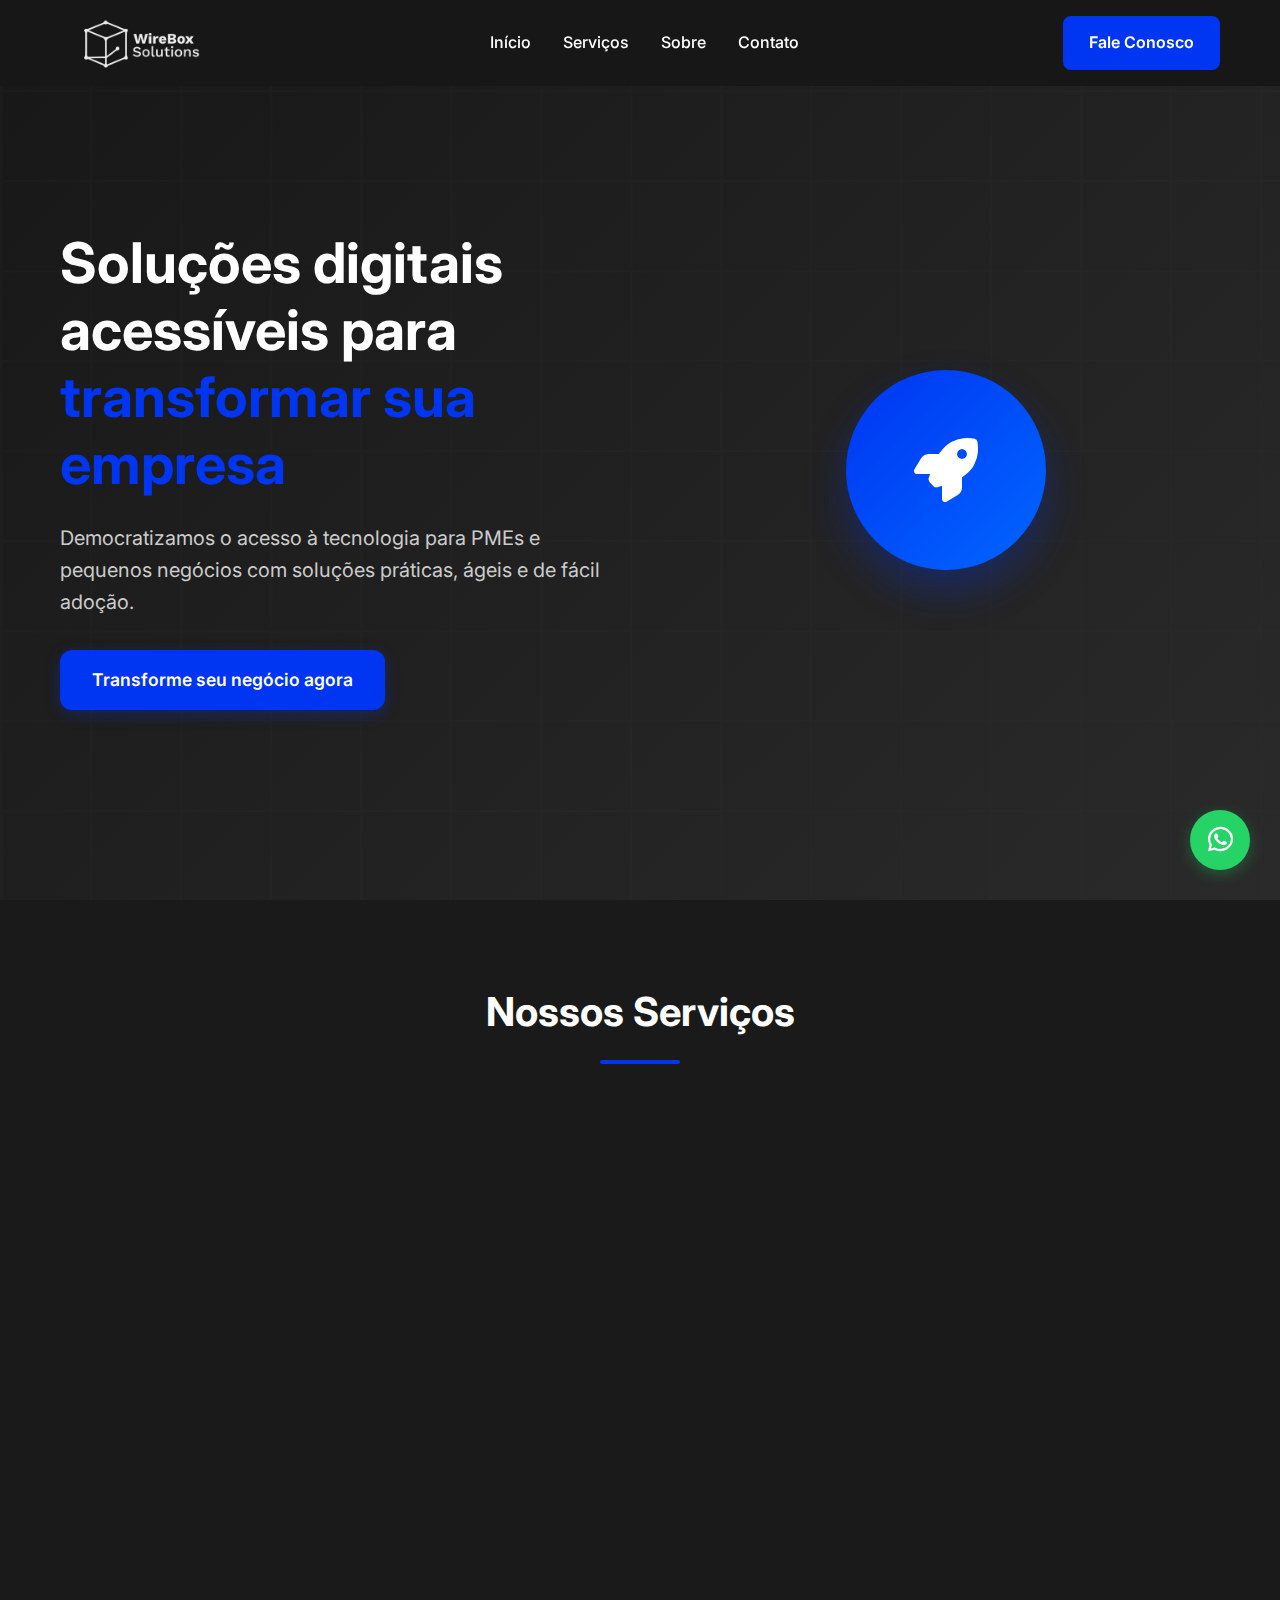
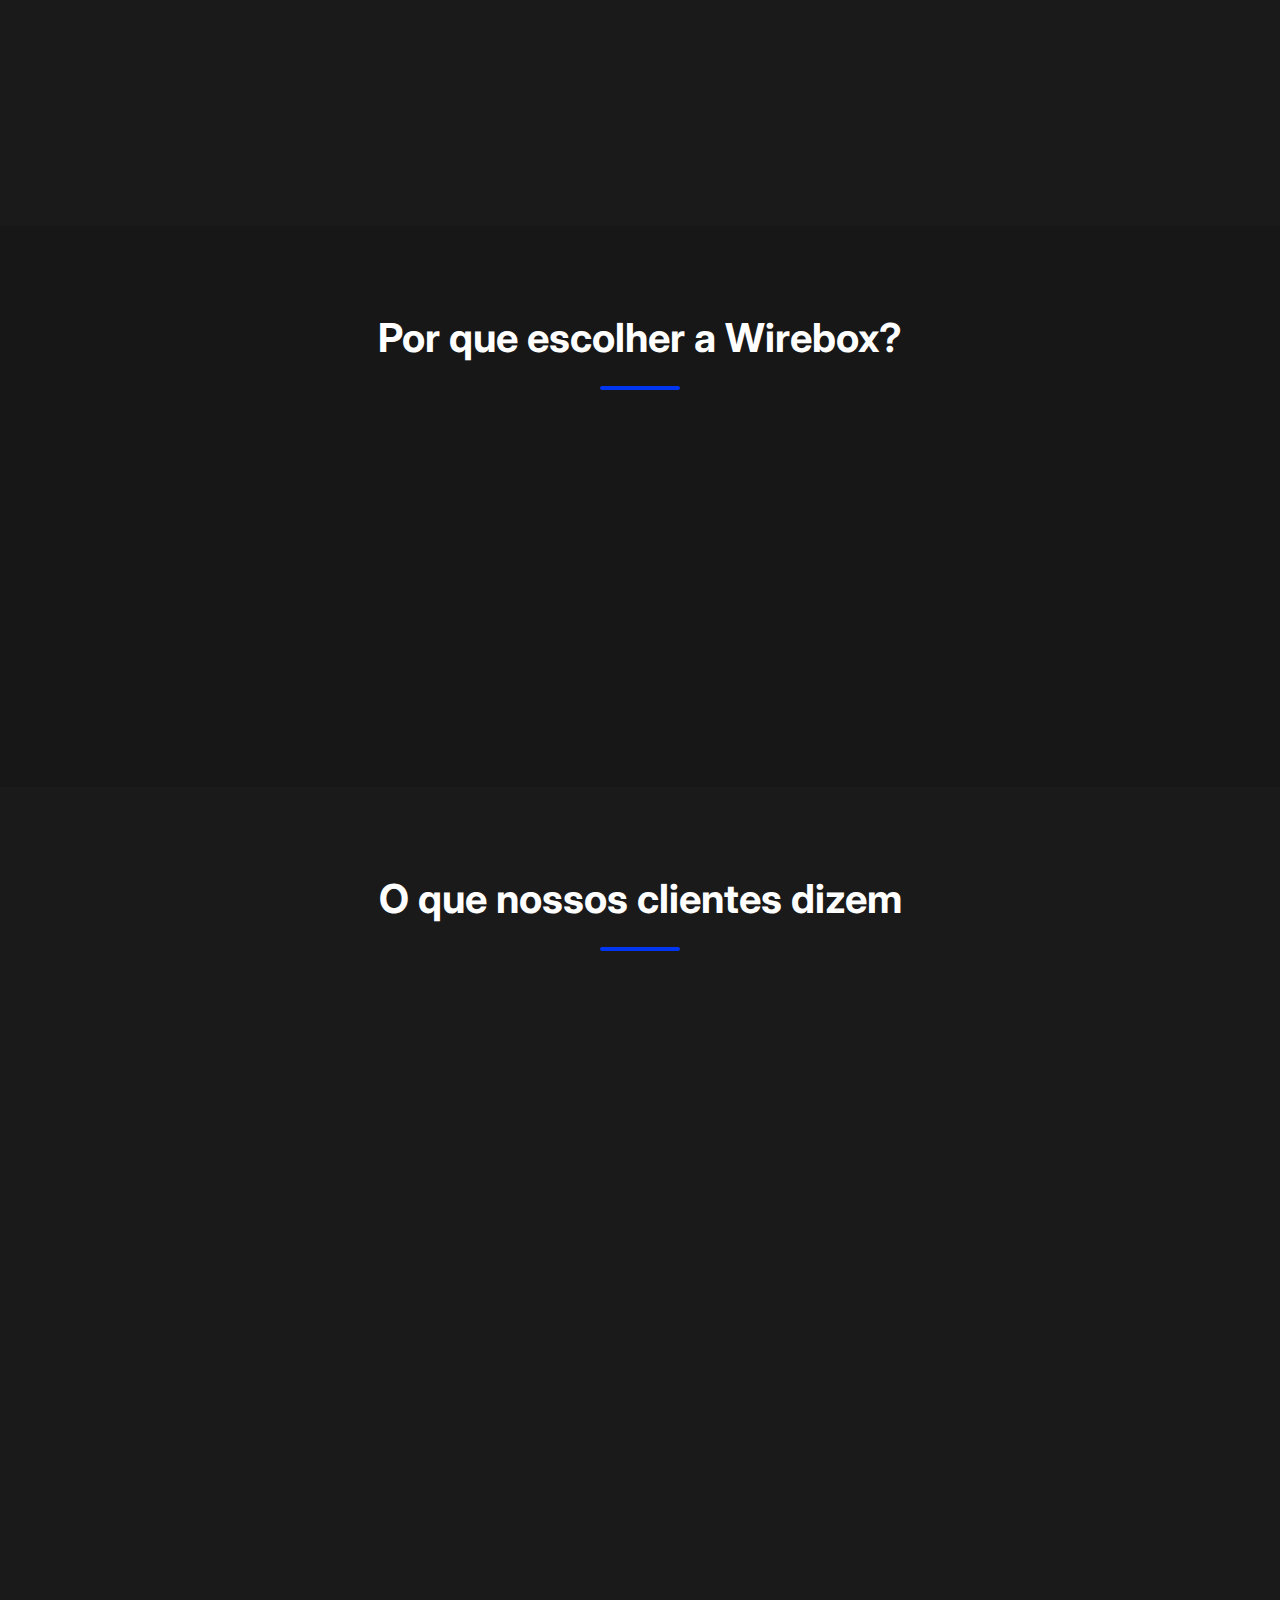
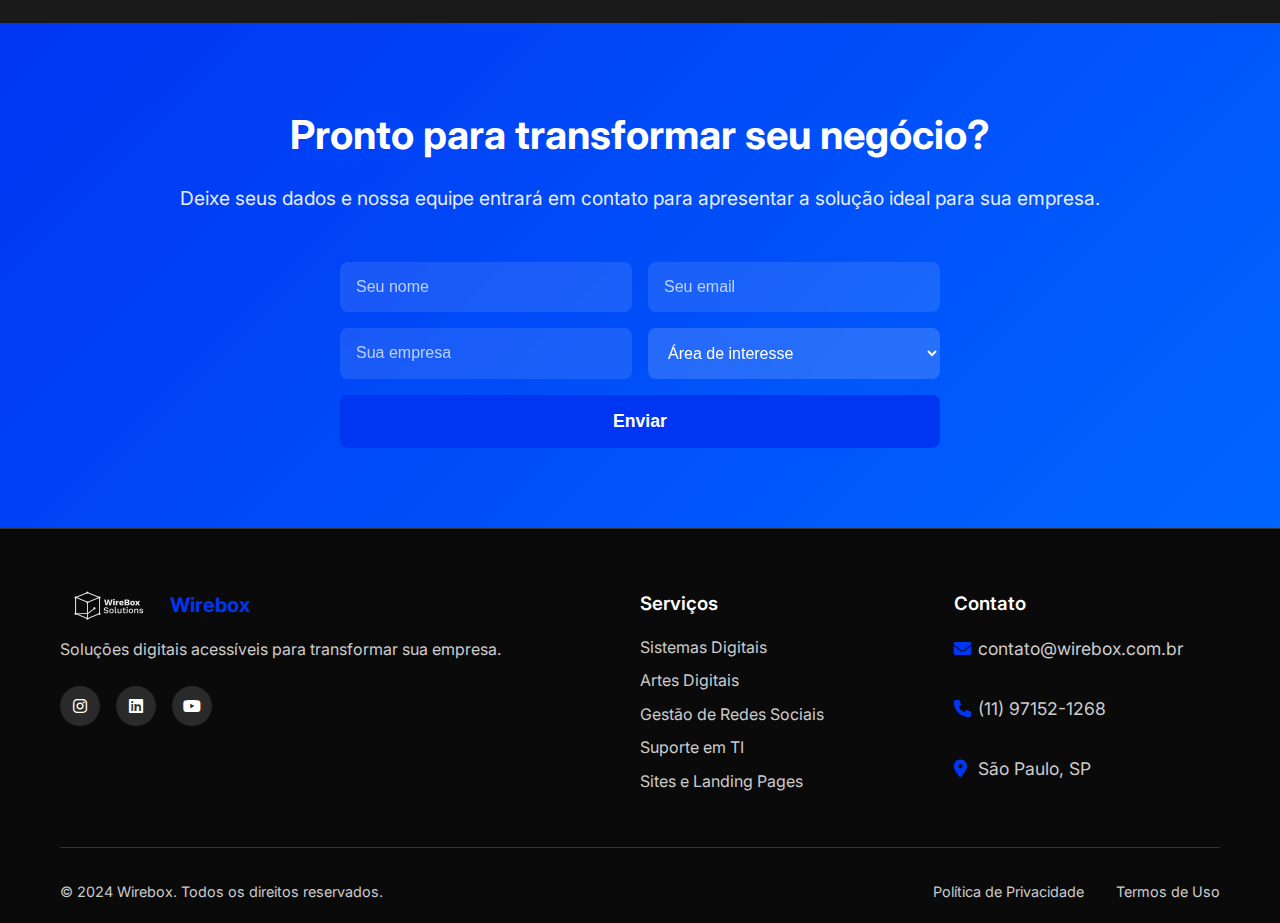
<file: index.html>
<!DOCTYPE html>
<html lang="pt-BR">
<head>
    <meta charset="UTF-8">
    <meta name="viewport" content="width=device-width, initial-scale=1.0">
    <meta name="description" content="Wirebox - Soluções digitais acessíveis para transformar sua empresa. Desenvolvimento de sistemas, criação de artes digitais, gestão de redes sociais e suporte em TI.">
    <meta name="keywords" content="sistemas digitais, artes digitais, gestão redes sociais, suporte TI, sites, landing pages, PME, transformação digital">
    <title>Wirebox - Soluções Digitais Acessíveis</title>
    <link rel="stylesheet" href="styles.css">
    <link href="https://cdnjs.cloudflare.com/ajax/libs/font-awesome/6.0.0/css/all.min.css" rel="stylesheet">
    <link href="https://fonts.googleapis.com/css2?family=Inter:wght@300;400;500;600;700&display=swap" rel="stylesheet">
</head>
<body>
    <!-- Header -->
    <header class="header">
        <nav class="navbar">
            <div class="container">
                <div class="nav-brand">
                    <img src="assets/logo-wirebox.png" alt="Wirebox Logo" class="logo">
                </div>
                <ul class="nav-menu">
                    <li><a href="index.html" class="nav-link">Início</a></li>
                    <li><a href="servicos.html" class="nav-link">Serviços</a></li>
                    <li><a href="sobre.html" class="nav-link">Sobre</a></li>
                    <li><a href="contato.html" class="nav-link">Contato</a></li>
                </ul>
                <a href="contato.html" class="cta-button">Fale Conosco</a>
                <div class="hamburger">
                    <span></span>
                    <span></span>
                    <span></span>
                </div>
            </div>
        </nav>
    </header>

    <!-- Hero Section -->
    <section id="home" class="hero">
        <div class="container">
            <div class="hero-content">
                <h1 class="hero-title">Soluções digitais acessíveis para <span class="highlight">transformar sua empresa</span></h1>
                <p class="hero-subtitle">Democratizamos o acesso à tecnologia para PMEs e pequenos negócios com soluções práticas, ágeis e de fácil adoção.</p>
                <a href="contato.html" class="hero-cta">Transforme seu negócio agora</a>
            </div>
            <div class="hero-visual">
                <div class="hero-graphic">
                    <i class="fas fa-rocket"></i>
                </div>
            </div>
        </div>
    </section>

    <!-- Services Highlights -->
    <section id="services-preview" class="services-preview">
        <div class="container">
            <h2 class="section-title">Nossos Serviços</h2>
            <div class="services-grid">
                <div class="service-card">
                    <div class="service-icon">
                        <i class="fas fa-code"></i>
                    </div>
                    <h3>Sistemas Digitais</h3>
                    <p>Desenvolvimento de sistemas personalizados para automatizar processos e aumentar a produtividade.</p>
                </div>
                <div class="service-card">
                    <div class="service-icon">
                        <i class="fas fa-palette"></i>
                    </div>
                    <h3>Artes Digitais</h3>
                    <p>Criação de identidade visual, posts para redes sociais e materiais gráficos profissionais.</p>
                </div>
                <div class="service-card">
                    <div class="service-icon">
                        <i class="fas fa-share-alt"></i>
                    </div>
                    <h3>Gestão de Redes Sociais</h3>
                    <p>Gestão completa das suas redes sociais com conteúdo estratégico e engajamento.</p>
                </div>
                <div class="service-card">
                    <div class="service-icon">
                        <i class="fas fa-tools"></i>
                    </div>
                    <h3>Suporte em TI</h3>
                    <p>Suporte técnico completo em hardware e software para manter sua empresa funcionando.</p>
                </div>
                <div class="service-card">
                    <div class="service-icon">
                        <i class="fas fa-globe"></i>
                    </div>
                    <h3>Sites e Landing Pages</h3>
                    <p>Criação de sites funcionais, responsivos e otimizados para conversão.</p>
                </div>
            </div>
        </div>
    </section>

    <!-- Benefits Section -->
    <section class="benefits">
        <div class="container">
            <h2 class="section-title">Por que escolher a Wirebox?</h2>
            <div class="benefits-grid">
                <div class="benefit-item">
                    <div class="benefit-icon">
                        <i class="fas fa-bolt"></i>
                    </div>
                    <h3>Agilidade</h3>
                    <p>Entrega rápida e implementação eficiente para resultados imediatos.</p>
                </div>
                <div class="benefit-item">
                    <div class="benefit-icon">
                        <i class="fas fa-lightbulb"></i>
                    </div>
                    <h3>Simplicidade</h3>
                    <p>Soluções intuitivas e fáceis de usar, sem complicações desnecessárias.</p>
                </div>
                <div class="benefit-item">
                    <div class="benefit-icon">
                        <i class="fas fa-headset"></i>
                    </div>
                    <h3>Suporte Ágil</h3>
                    <p>Atendimento personalizado e suporte técnico sempre disponível.</p>
                </div>

                <div class="benefit-item">
                    <div class="benefit-icon">
                        <i class="fas fa-chart-line"></i>
                    </div>
                    <h3>Aumento da Produtividade</h3>
                    <p>Ferramentas que otimizam tempo e recursos para máxima eficiência.</p>
                </div>
            </div>
        </div>
    </section>

    <!-- Testimonials -->
    <section class="testimonials">
        <div class="container">
            <h2 class="section-title">O que nossos clientes dizem</h2>
            <div class="testimonials-grid">
                <div class="testimonial-card">
                    <div class="testimonial-content">
                        <p>"A Wirebox transformou completamente nossos processos. O sistema que desenvolveram reduziu nosso tempo de trabalho em 60% e eliminou erros manuais."</p>
                    </div>
                    <div class="testimonial-author">
                        <strong>Maria Silva</strong>
                        <span>CEO, Silva & Associados</span>
                    </div>
                </div>
                <div class="testimonial-card">
                    <div class="testimonial-content">
                        <p>"O suporte da equipe é excepcional. Sempre disponíveis e resolvem qualquer problema rapidamente. Recomendo para qualquer empresa que busca inovação."</p>
                    </div>
                    <div class="testimonial-author">
                        <strong>João Santos</strong>
                        <span>Diretor, TechStart</span>
                    </div>
                </div>
                <div class="testimonial-card">
                    <div class="testimonial-content">
                        <p>"As artes digitais criadas pela Wirebox elevaram nossa presença nas redes sociais. Nosso engajamento aumentou 200% em apenas 3 meses."</p>
                    </div>
                    <div class="testimonial-author">
                        <strong>Ana Costa</strong>
                        <span>Marketing, Bella Estética</span>
                    </div>
                </div>
                <div class="testimonial-card">
                    <div class="testimonial-content">
                        <p>"Site profissional, rápido e que realmente converte. Nossa taxa de conversão triplicou após o lançamento do novo site."</p>
                    </div>
                    <div class="testimonial-author">
                        <strong>Carlos Oliveira</strong>
                        <span>Proprietário, Oliveira Consultoria</span>
                    </div>
                </div>
            </div>
        </div>
    </section>

    <!-- Lead Capture -->
    <section class="lead-capture">
        <div class="container">
            <div class="lead-content">
                <h2>Pronto para transformar seu negócio?</h2>
                <p>Deixe seus dados e nossa equipe entrará em contato para apresentar a solução ideal para sua empresa.</p>
            </div>
            <form class="lead-form" id="leadForm">
                <div class="form-row">
                    <input type="text" name="name" placeholder="Seu nome" required>
                    <input type="email" name="email" placeholder="Seu email" required>
                </div>
                <div class="form-row">
                    <input type="text" name="company" placeholder="Sua empresa" required>
                    <select name="interest" required>
                        <option value="">Área de interesse</option>
                        <option value="sistemas">Sistemas Digitais</option>
                        <option value="artes">Artes Digitais</option>
                        <option value="redes-sociais">Gestão de Redes Sociais</option>
                        <option value="suporte-ti">Suporte em TI</option>
                        <option value="sites">Sites e Landing Pages</option>
                        <option value="todos">Todos os serviços</option>
                    </select>
                </div>
                <button type="submit" class="form-submit">Enviar</button>
            </form>
        </div>
    </section>

    <!-- Footer -->
    <footer class="footer">
        <div class="container">
            <div class="footer-content">
                <div class="footer-section">
                    <div class="footer-brand">
                        <img src="assets/logo-wirebox.png" alt="Wirebox Logo" class="footer-logo">
                        <span class="footer-brand-name">Wirebox</span>
                    </div>
                    <p>Soluções digitais acessíveis para transformar sua empresa.</p>
                    <div class="social-links">
                        <a href="https://www.instagram.com/wireboxsolutions" target="_blank" aria-label="Instagram"><i class="fab fa-instagram"></i></a>
                        <a href="#" aria-label="LinkedIn"><i class="fab fa-linkedin"></i></a>
                        <a href="#" aria-label="YouTube"><i class="fab fa-youtube"></i></a>
                    </div>
                </div>
                <div class="footer-section">
                    <h3>Serviços</h3>
                    <ul>
                        <li><a href="servicos.html">Sistemas Digitais</a></li>
                        <li><a href="servicos.html">Artes Digitais</a></li>
                        <li><a href="servicos.html">Gestão de Redes Sociais</a></li>
                        <li><a href="servicos.html">Suporte em TI</a></li>
                        <li><a href="servicos.html">Sites e Landing Pages</a></li>
                    </ul>
                </div>
                <div class="footer-section">
                    <h3>Contato</h3>
                    <div class="contact-info">
                        <p><i class="fas fa-envelope"></i> contato@wirebox.com.br</p>
                        <p><i class="fas fa-phone"></i> (11) 97152-1268</p>
                        <p><i class="fas fa-map-marker-alt"></i> São Paulo, SP</p>
                    </div>
                </div>
            </div>
            <div class="footer-bottom">
                <p>&copy; 2024 Wirebox. Todos os direitos reservados.</p>
                <div class="legal-links">
                    <a href="#">Política de Privacidade</a>
                    <a href="#">Termos de Uso</a>
                </div>
            </div>
        </div>
    </footer>

    <!-- WhatsApp Button -->
    <a href="https://wa.me/5511971521268" class="whatsapp-button" target="_blank" aria-label="Falar no WhatsApp">
        <i class="fab fa-whatsapp"></i>
    </a>

    <script src="script.js"></script>
</body>
</html>
</file>
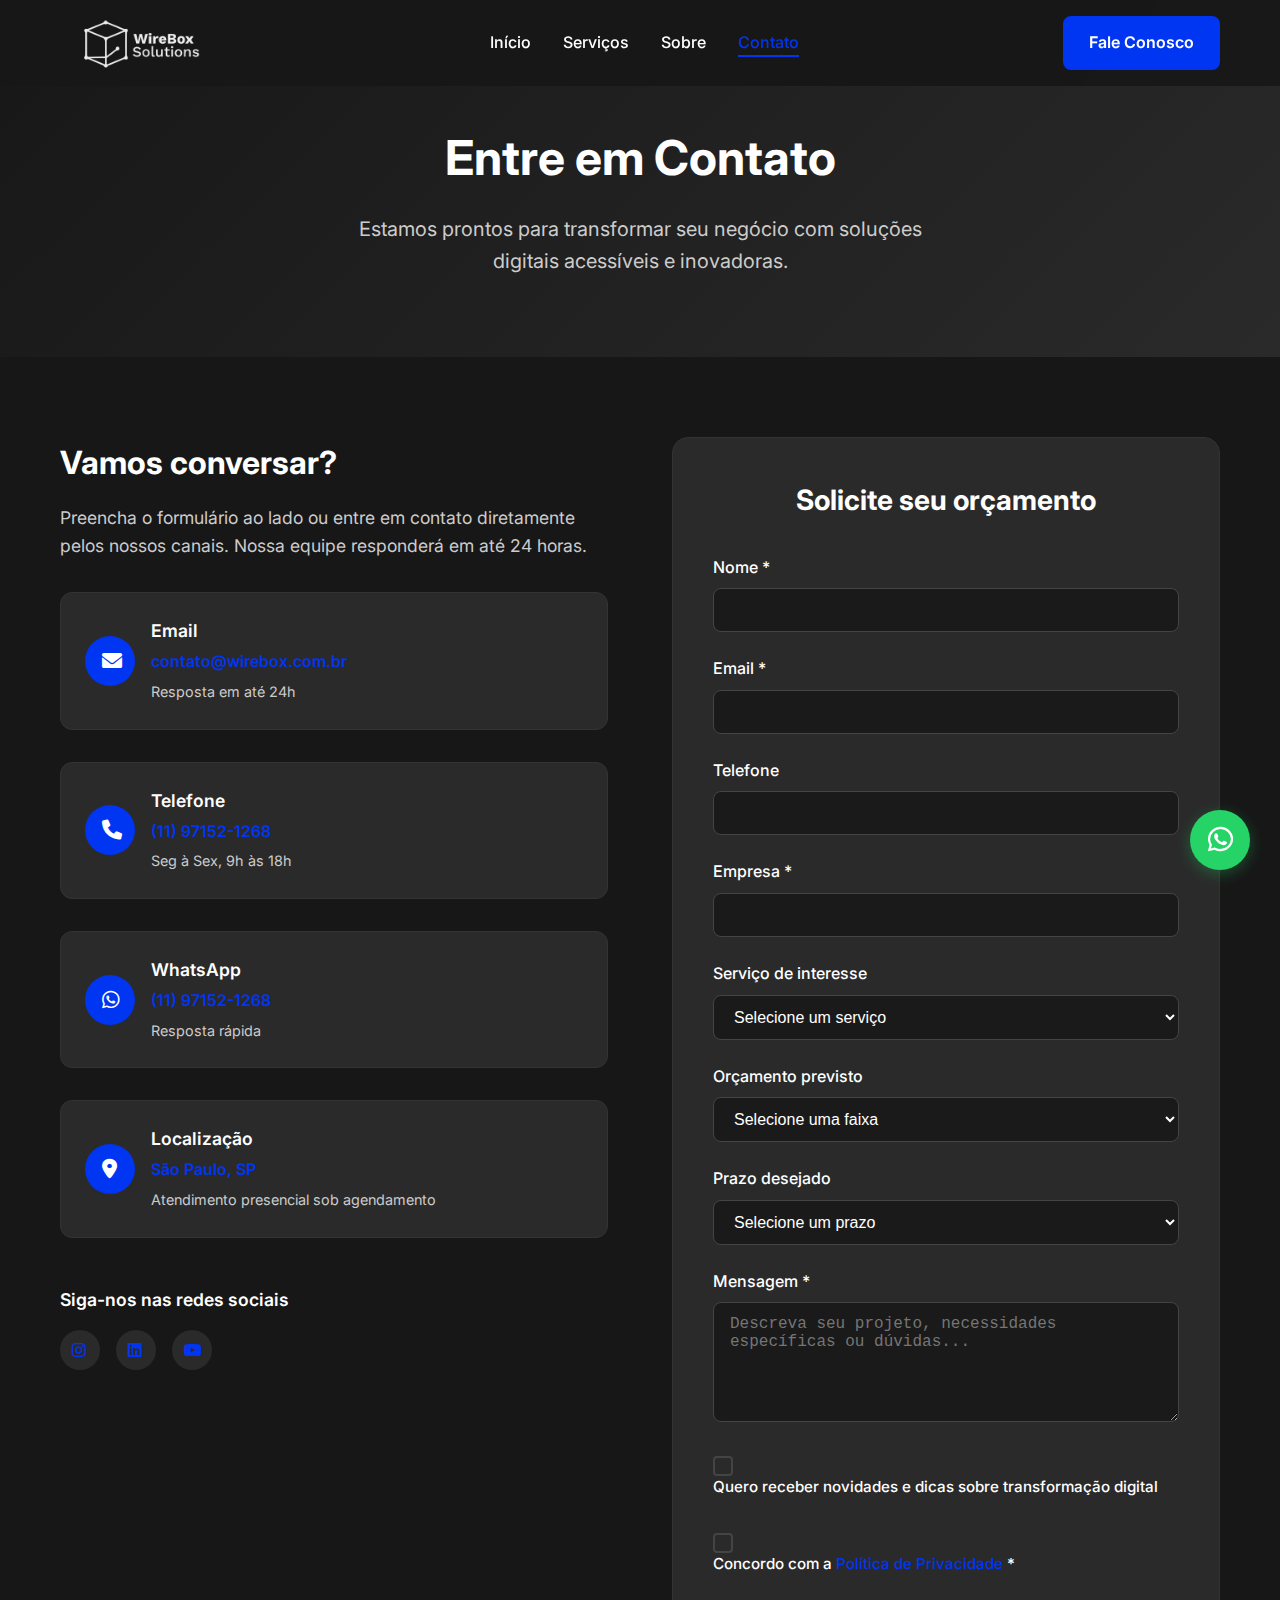
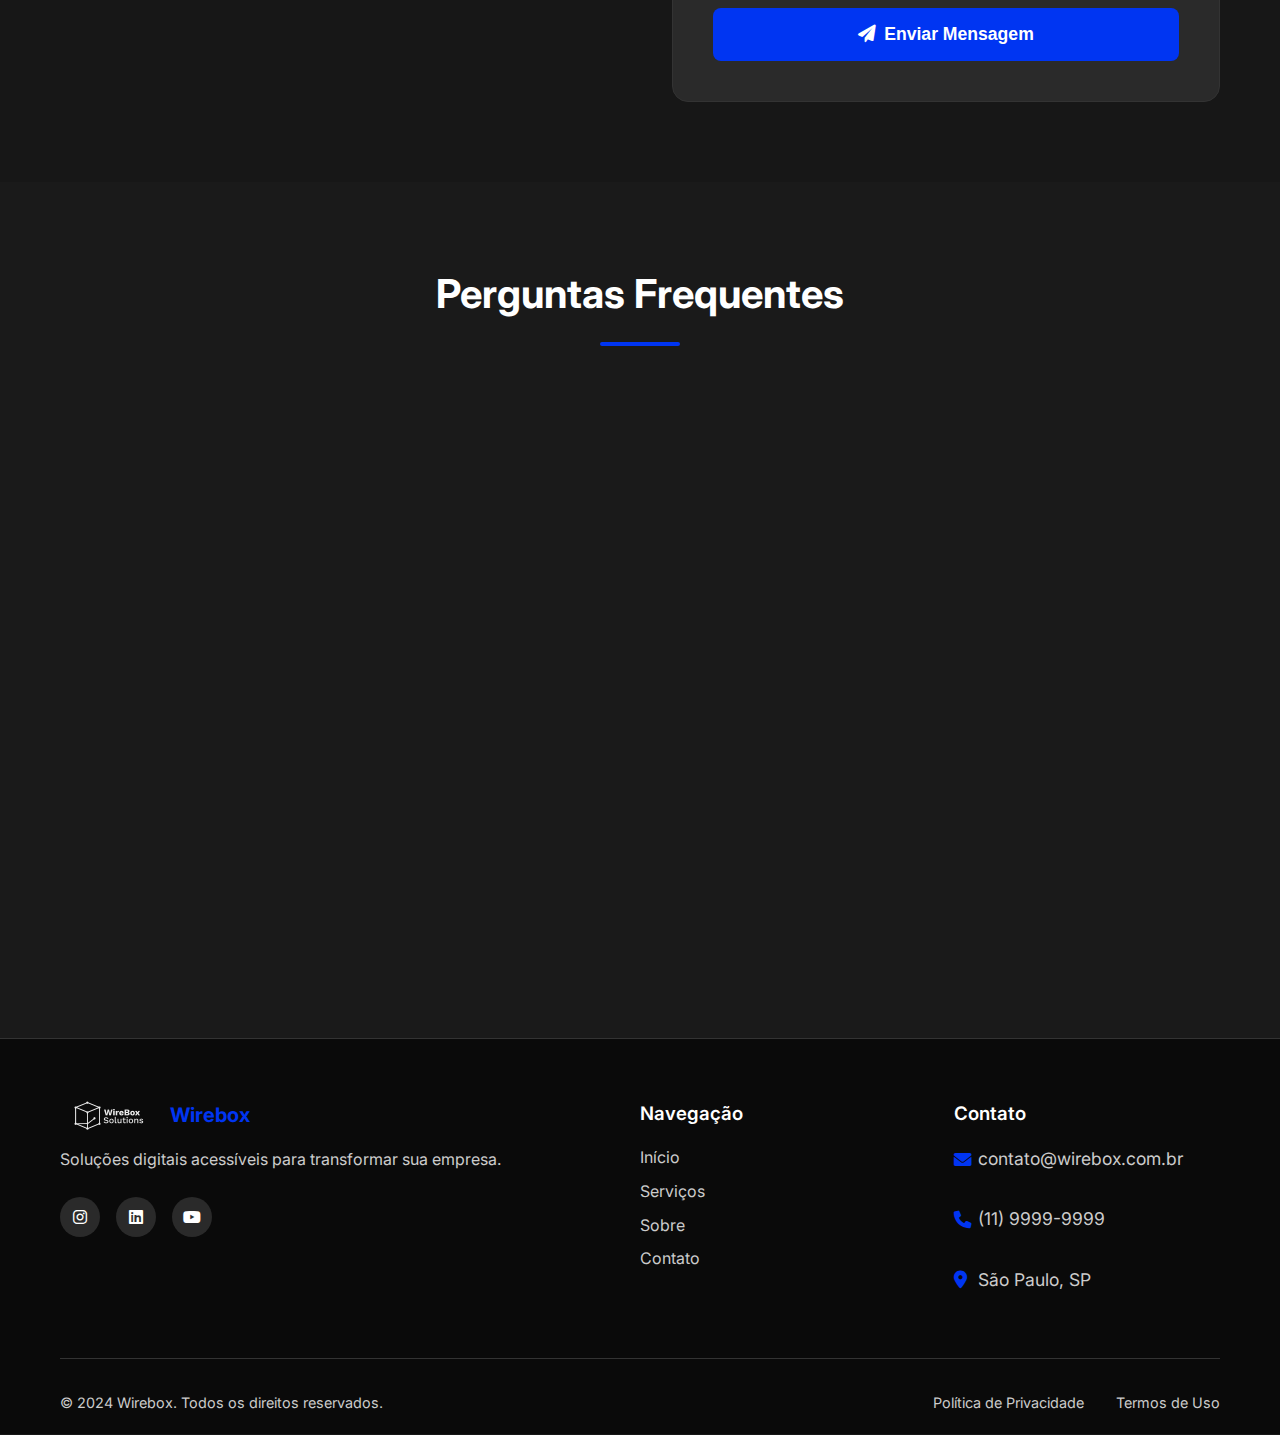
<file: contato.html>
<!DOCTYPE html>
<html lang="pt-BR">
<head>
    <meta charset="UTF-8">
    <meta name="viewport" content="width=device-width, initial-scale=1.0">
    <meta name="description" content="Entre em contato com a Wirebox. Solicite um orçamento para sistemas digitais, artes digitais, gestão de redes sociais, suporte em TI e criação de sites.">
    <meta name="keywords" content="contato wirebox, orçamento, sistemas digitais, suporte técnico">
    <title>Contato - Wirebox | Fale Conosco</title>
    <link rel="stylesheet" href="styles.css">
    <link href="https://cdnjs.cloudflare.com/ajax/libs/font-awesome/6.0.0/css/all.min.css" rel="stylesheet">
    <link href="https://fonts.googleapis.com/css2?family=Inter:wght@300;400;500;600;700&display=swap" rel="stylesheet">
</head>
<body>
    <!-- Header -->
    <header class="header">
        <nav class="navbar">
            <div class="container">
                <div class="nav-brand">
                    <img src="assets/logo-wirebox.png" alt="Wirebox Logo" class="logo">
                </div>
                <ul class="nav-menu">
                    <li><a href="index.html" class="nav-link">Início</a></li>
                    <li><a href="servicos.html" class="nav-link">Serviços</a></li>
                    <li><a href="sobre.html" class="nav-link">Sobre</a></li>
                    <li><a href="contato.html" class="nav-link active">Contato</a></li>
                </ul>
                <a href="contato.html" class="cta-button">Fale Conosco</a>
                <div class="hamburger">
                    <span></span>
                    <span></span>
                    <span></span>
                </div>
            </div>
        </nav>
    </header>

    <!-- Contact Hero -->
    <section class="contact-hero">
        <div class="container">
            <div class="contact-hero-content">
                <h1>Entre em Contato</h1>
                <p>Estamos prontos para transformar seu negócio com soluções digitais acessíveis e inovadoras.</p>
            </div>
        </div>
    </section>

    <!-- Contact Form Section -->
    <section class="contact-form-section">
        <div class="container">
            <div class="contact-content">
                <div class="contact-info">
                    <h2>Vamos conversar?</h2>
                    <p>Preencha o formulário ao lado ou entre em contato diretamente pelos nossos canais. Nossa equipe responderá em até 24 horas.</p>
                    
                    <div class="contact-methods">
                        <div class="contact-method">
                            <div class="method-icon">
                                <i class="fas fa-envelope"></i>
                            </div>
                            <div class="method-info">
                                <h3>Email</h3>
                                <p>contato@wirebox.com.br</p>
                                <span>Resposta em até 24h</span>
                            </div>
                        </div>
                        
                        <div class="contact-method">
                            <div class="method-icon">
                                <i class="fas fa-phone"></i>
                            </div>
                            <div class="method-info">
                                <h3>Telefone</h3>
                                <p>(11) 97152-1268</p>
                                <span>Seg à Sex, 9h às 18h</span>
                            </div>
                        </div>
                        
                        <div class="contact-method">
                            <div class="method-icon">
                                <i class="fab fa-whatsapp"></i>
                            </div>
                            <div class="method-info">
                                <h3>WhatsApp</h3>
                                <p>(11) 97152-1268</p>
                                <span>Resposta rápida</span>
                            </div>
                        </div>
                        
                        <div class="contact-method">
                            <div class="method-icon">
                                <i class="fas fa-map-marker-alt"></i>
                            </div>
                            <div class="method-info">
                                <h3>Localização</h3>
                                <p>São Paulo, SP</p>
                                <span>Atendimento presencial sob agendamento</span>
                            </div>
                        </div>
                    </div>
                    
                    <div class="social-contact">
                        <h3>Siga-nos nas redes sociais</h3>
                        <div class="social-links">
                            <a href="https://www.instagram.com/wireboxsolutions" target="_blank" aria-label="Instagram"><i class="fab fa-instagram"></i></a>
                            <a href="#" aria-label="LinkedIn"><i class="fab fa-linkedin"></i></a>
                            <a href="#" aria-label="YouTube"><i class="fab fa-youtube"></i></a>
                        </div>
                    </div>
                </div>
                
                <div class="contact-form-container">
                    <form class="contact-form" id="contactForm">
                        <h2>Solicite seu orçamento</h2>
                        
                        <div class="form-group">
                            <label for="name">Nome *</label>
                            <input type="text" id="name" name="name" required>
                        </div>
                        
                        <div class="form-group">
                            <label for="email">Email *</label>
                            <input type="email" id="email" name="email" required>
                        </div>
                        
                        <div class="form-group">
                            <label for="phone">Telefone</label>
                            <input type="tel" id="phone" name="phone">
                        </div>
                        
                        <div class="form-group">
                            <label for="company">Empresa *</label>
                            <input type="text" id="company" name="company" required>
                        </div>
                        
                        <div class="form-group">
                            <label for="service">Serviço de interesse</label>
                            <select id="service" name="service">
                                <option value="">Selecione um serviço</option>
                                <option value="sistemas">Desenvolvimento de Sistemas Digitais</option>
                                <option value="artes">Criação de Artes Digitais</option>
                                <option value="redes-sociais">Gestão de Redes Sociais</option>
                                <option value="suporte-ti">Suporte em TI</option>
                                <option value="sites">Sites e Landing Pages</option>
                                <option value="todos">Todos os serviços</option>
                                <option value="outro">Outro</option>
                            </select>
                        </div>
                        
                        <div class="form-group">
                            <label for="budget">Orçamento previsto</label>
                            <select id="budget" name="budget">
                                <option value="">Selecione uma faixa</option>
                                <option value="ate-5k">Até R$ 5.000</option>
                                <option value="5k-15k">R$ 5.000 - R$ 15.000</option>
                                <option value="15k-30k">R$ 15.000 - R$ 30.000</option>
                                <option value="30k-mais">Acima de R$ 30.000</option>
                                <option value="nao-definido">Ainda não definido</option>
                            </select>
                        </div>
                        
                        <div class="form-group">
                            <label for="timeline">Prazo desejado</label>
                            <select id="timeline" name="timeline">
                                <option value="">Selecione um prazo</option>
                                <option value="urgente">Urgente (até 2 semanas)</option>
                                <option value="1-mes">Até 1 mês</option>
                                <option value="2-3-meses">2 a 3 meses</option>
                                <option value="flexivel">Flexível</option>
                            </select>
                        </div>
                        
                        <div class="form-group">
                            <label for="message">Mensagem *</label>
                            <textarea id="message" name="message" rows="5" placeholder="Descreva seu projeto, necessidades específicas ou dúvidas..." required></textarea>
                        </div>
                        
                        <div class="form-group checkbox-group">
                            <label class="checkbox-label">
                                <input type="checkbox" name="newsletter" id="newsletter">
                                <span class="checkmark"></span>
                                Quero receber novidades e dicas sobre transformação digital
                            </label>
                        </div>
                        
                        <div class="form-group checkbox-group">
                            <label class="checkbox-label">
                                <input type="checkbox" name="privacy" id="privacy" required>
                                <span class="checkmark"></span>
                                Concordo com a <a href="#" target="_blank">Política de Privacidade</a> *
                            </label>
                        </div>
                        
                        <button type="submit" class="form-submit">
                            <i class="fas fa-paper-plane"></i>
                            Enviar Mensagem
                        </button>
                    </form>
                </div>
            </div>
        </div>
    </section>

    <!-- FAQ Section -->
    <section class="faq-section">
        <div class="container">
            <h2 class="section-title">Perguntas Frequentes</h2>
            <div class="faq-grid">
                <div class="faq-item">
                    <div class="faq-question">
                        <h3>Qual o prazo médio para desenvolvimento de um sistema?</h3>
                        <i class="fas fa-chevron-down"></i>
                    </div>
                    <div class="faq-answer">
                        <p>O prazo varia conforme a complexidade do projeto, mas geralmente entre 2 a 8 semanas. Projetos simples podem ser entregues em até 2 semanas, enquanto sistemas mais complexos podem levar até 2 meses.</p>
                    </div>
                </div>
                
                <div class="faq-item">
                    <div class="faq-question">
                        <h3>Vocês oferecem suporte após a entrega?</h3>
                        <i class="fas fa-chevron-down"></i>
                    </div>
                    <div class="faq-answer">
                        <p>Sim! Oferecemos suporte técnico contínuo, treinamento da equipe e manutenção preventiva. Nosso objetivo é garantir o sucesso do seu projeto a longo prazo.</p>
                    </div>
                </div>
                
                <div class="faq-item">
                    <div class="faq-question">
                        <h3>Como funciona o processo de orçamento?</h3>
                        <i class="fas fa-chevron-down"></i>
                    </div>
                    <div class="faq-answer">
                        <p>Após o contato inicial, agendamos uma reunião para entender suas necessidades. Em seguida, elaboramos uma proposta detalhada com escopo, prazo e investimento. O orçamento é gratuito e sem compromisso.</p>
                    </div>
                </div>
                
                <div class="faq-item">
                    <div class="faq-question">
                        <h3>Atendem empresas de que tamanho?</h3>
                        <i class="fas fa-chevron-down"></i>
                    </div>
                    <div class="faq-answer">
                        <p>Nosso foco são PMEs, profissionais liberais e pequenos negócios, mas atendemos empresas de todos os portes. Nossas soluções são escaláveis e se adaptam ao crescimento do seu negócio.</p>
                    </div>
                </div>
                
                <div class="faq-item">
                    <div class="faq-question">
                        <h3>Quais formas de pagamento vocês aceitam?</h3>
                        <i class="fas fa-chevron-down"></i>
                    </div>
                    <div class="faq-answer">
                        <p>Aceitamos diversas formas de pagamento: transferência bancária, PIX, cartão de crédito e parcelamento. Para projetos maiores, oferecemos condições especiais de pagamento.</p>
                    </div>
                </div>
                
                <div class="faq-item">
                    <div class="faq-question">
                        <h3>Fazem integração com sistemas existentes?</h3>
                        <i class="fas fa-chevron-down"></i>
                    </div>
                    <div class="faq-answer">
                        <p>Sim! Temos experiência em integrar nossos sistemas com ERPs, CRMs e outras ferramentas já utilizadas pela sua empresa, garantindo continuidade dos processos.</p>
                    </div>
                </div>
            </div>
        </div>
    </section>

    <!-- Footer -->
    <footer class="footer">
        <div class="container">
            <div class="footer-content">
                <div class="footer-section">
                    <div class="footer-brand">
                        <img src="assets/logo-wirebox.png" alt="Wirebox Logo" class="footer-logo">
                        <span class="footer-brand-name">Wirebox</span>
                    </div>
                    <p>Soluções digitais acessíveis para transformar sua empresa.</p>
                    <div class="social-links">
                        <a href="https://www.instagram.com/wireboxsolutions" target="_blank" aria-label="Instagram"><i class="fab fa-instagram"></i></a>
                        <a href="#" aria-label="LinkedIn"><i class="fab fa-linkedin"></i></a>
                        <a href="#" aria-label="YouTube"><i class="fab fa-youtube"></i></a>
                    </div>
                </div>
                <div class="footer-section">
                    <h3>Navegação</h3>
                    <ul>
                        <li><a href="index.html">Início</a></li>
                        <li><a href="servicos.html">Serviços</a></li>
                        <li><a href="sobre.html">Sobre</a></li>
                        <li><a href="contato.html">Contato</a></li>
                    </ul>
                </div>
                <div class="footer-section">
                    <h3>Contato</h3>
                    <div class="contact-info">
                        <p><i class="fas fa-envelope"></i> contato@wirebox.com.br</p>
                        <p><i class="fas fa-phone"></i> (11) 9999-9999</p>
                        <p><i class="fas fa-map-marker-alt"></i> São Paulo, SP</p>
                    </div>
                </div>
            </div>
            <div class="footer-bottom">
                <p>&copy; 2024 Wirebox. Todos os direitos reservados.</p>
                <div class="legal-links">
                    <a href="#">Política de Privacidade</a>
                    <a href="#">Termos de Uso</a>
                </div>
            </div>
        </div>
    </footer>

    <!-- WhatsApp Button -->
    <a href="https://wa.me/5511971521268" class="whatsapp-button" target="_blank" aria-label="Falar no WhatsApp">
        <i class="fab fa-whatsapp"></i>
    </a>

    <script src="script.js"></script>
    <script>
        // FAQ Accordion functionality
        document.addEventListener('DOMContentLoaded', function() {
            const faqItems = document.querySelectorAll('.faq-item');
            
            faqItems.forEach(item => {
                const question = item.querySelector('.faq-question');
                const answer = item.querySelector('.faq-answer');
                const icon = question.querySelector('i');
                
                question.addEventListener('click', () => {
                    const isActive = item.classList.contains('active');
                    
                    // Close all FAQ items
                    faqItems.forEach(faqItem => {
                        faqItem.classList.remove('active');
                        faqItem.querySelector('.faq-answer').style.maxHeight = null;
                        faqItem.querySelector('i').style.transform = 'rotate(0deg)';
                    });
                    
                    // Open clicked item if it wasn't active
                    if (!isActive) {
                        item.classList.add('active');
                        answer.style.maxHeight = answer.scrollHeight + 'px';
                        icon.style.transform = 'rotate(180deg)';
                    }
                });
            });
        });
    </script>
</body>
</html>
</file>
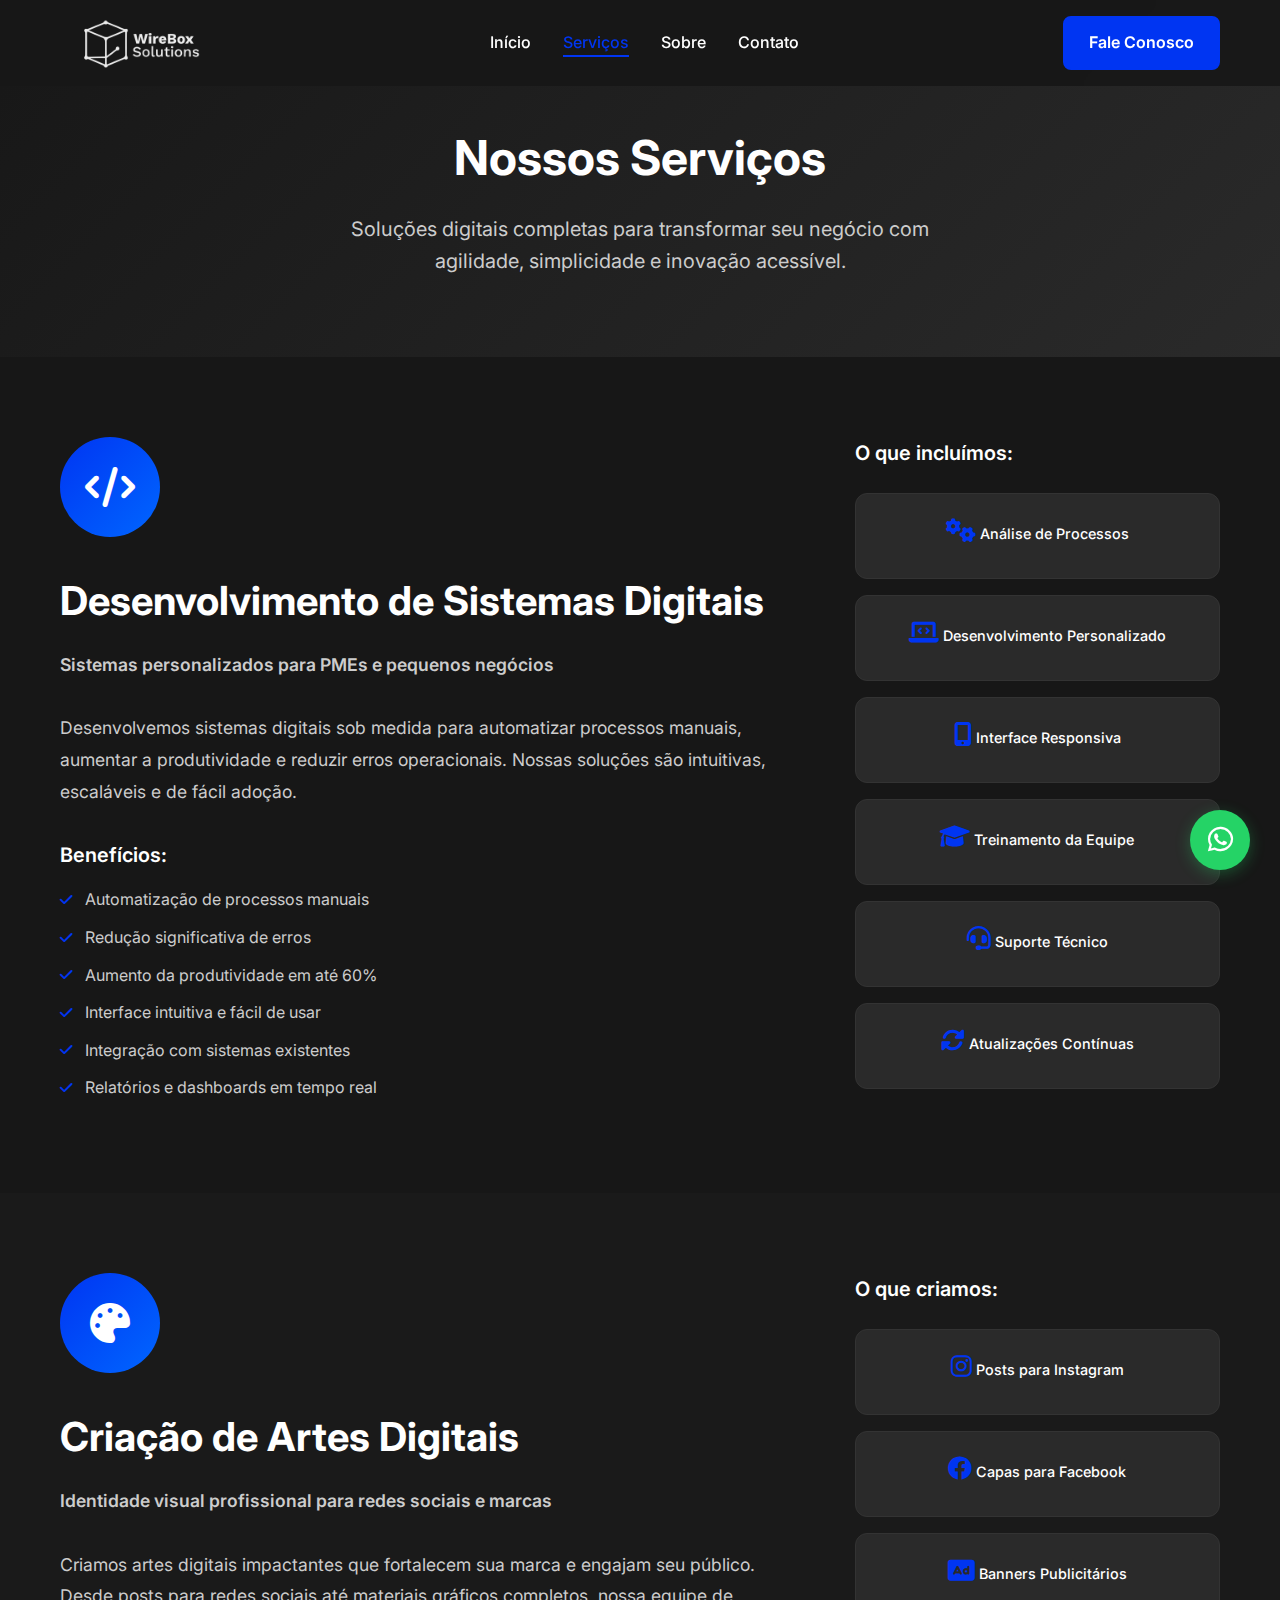
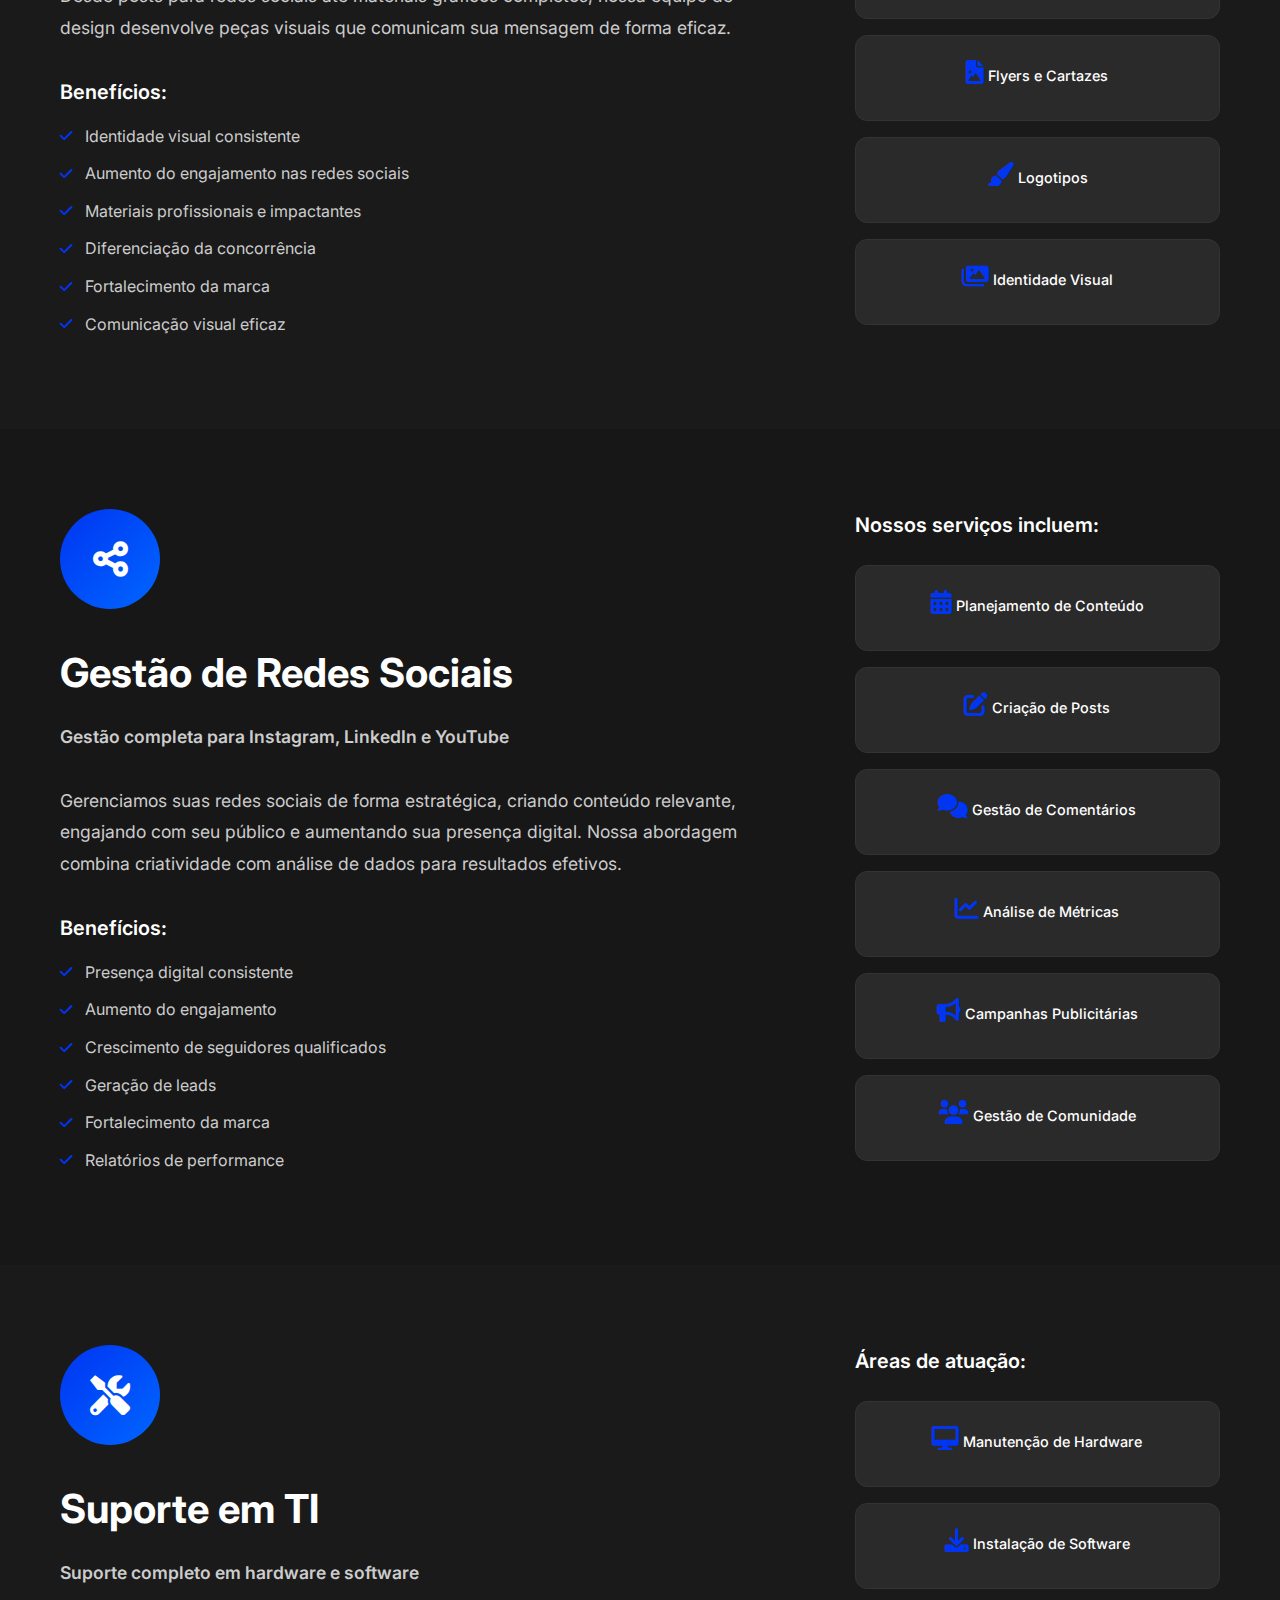
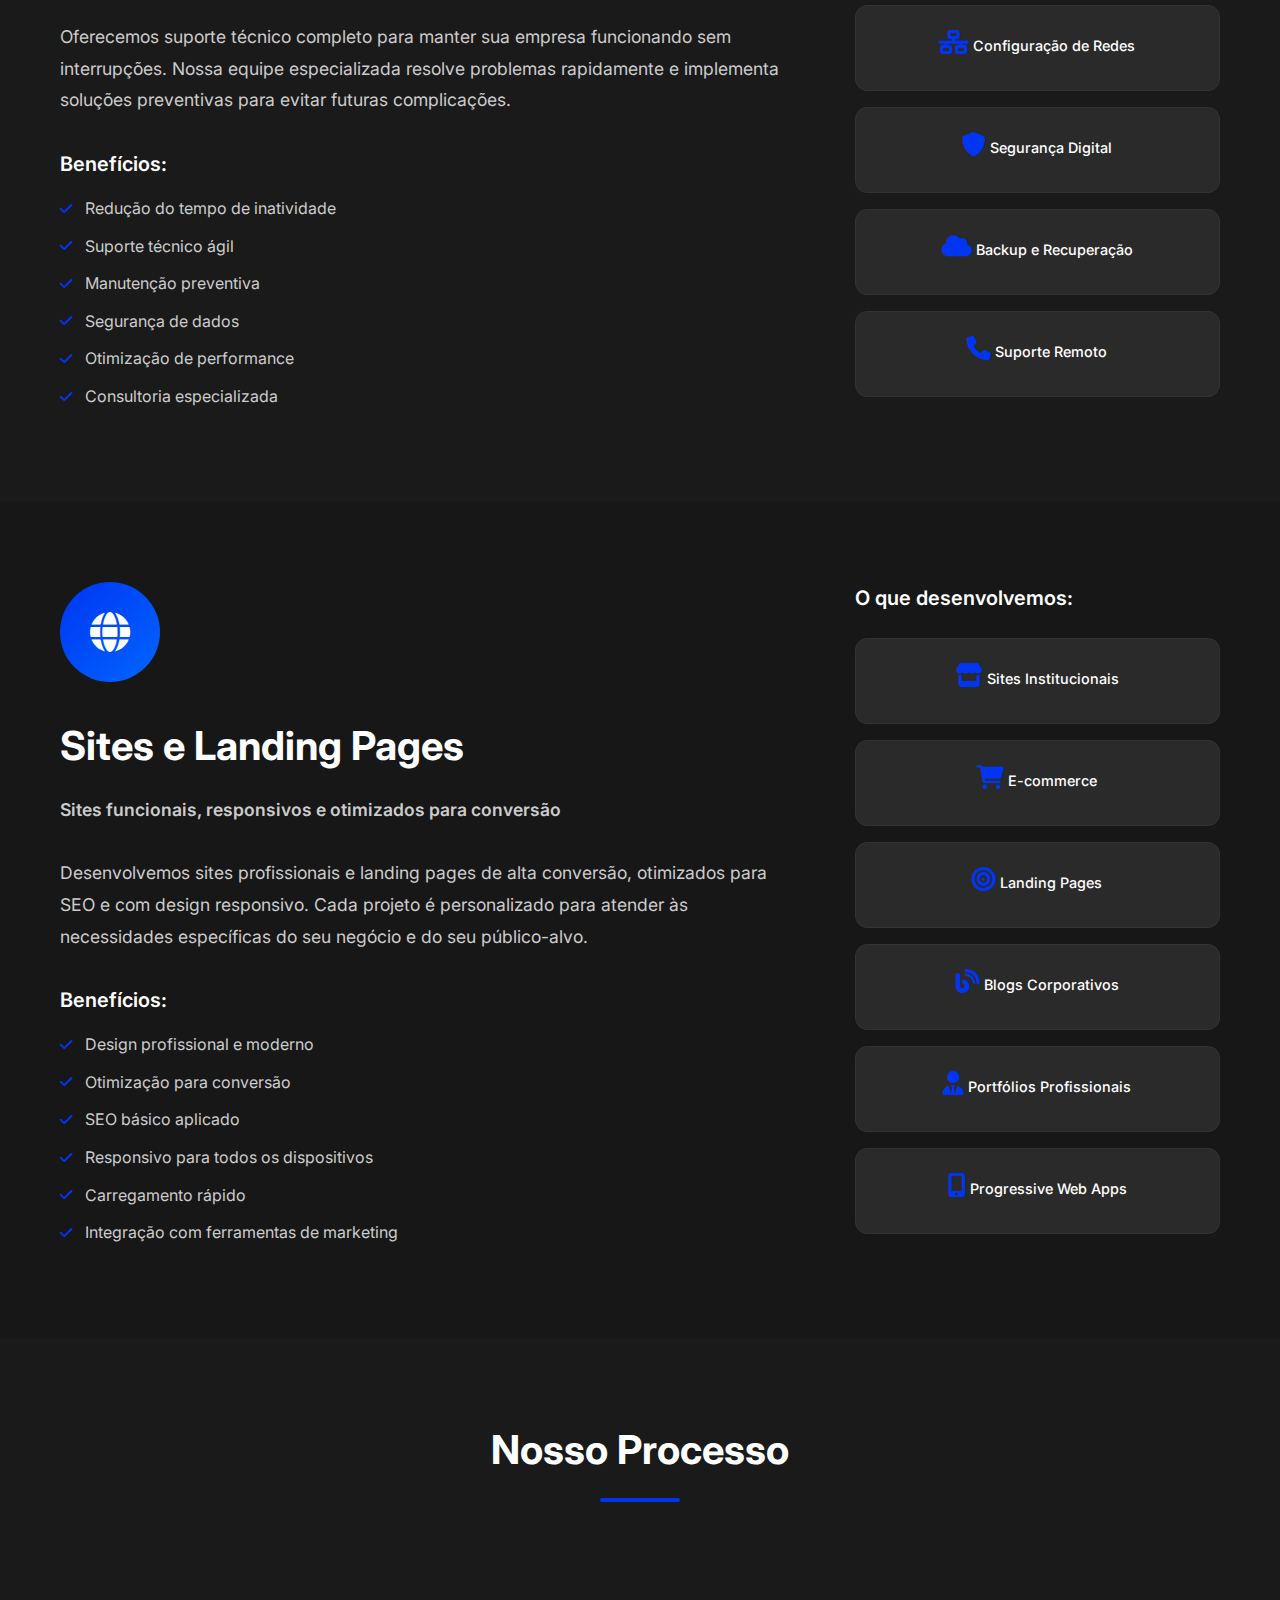
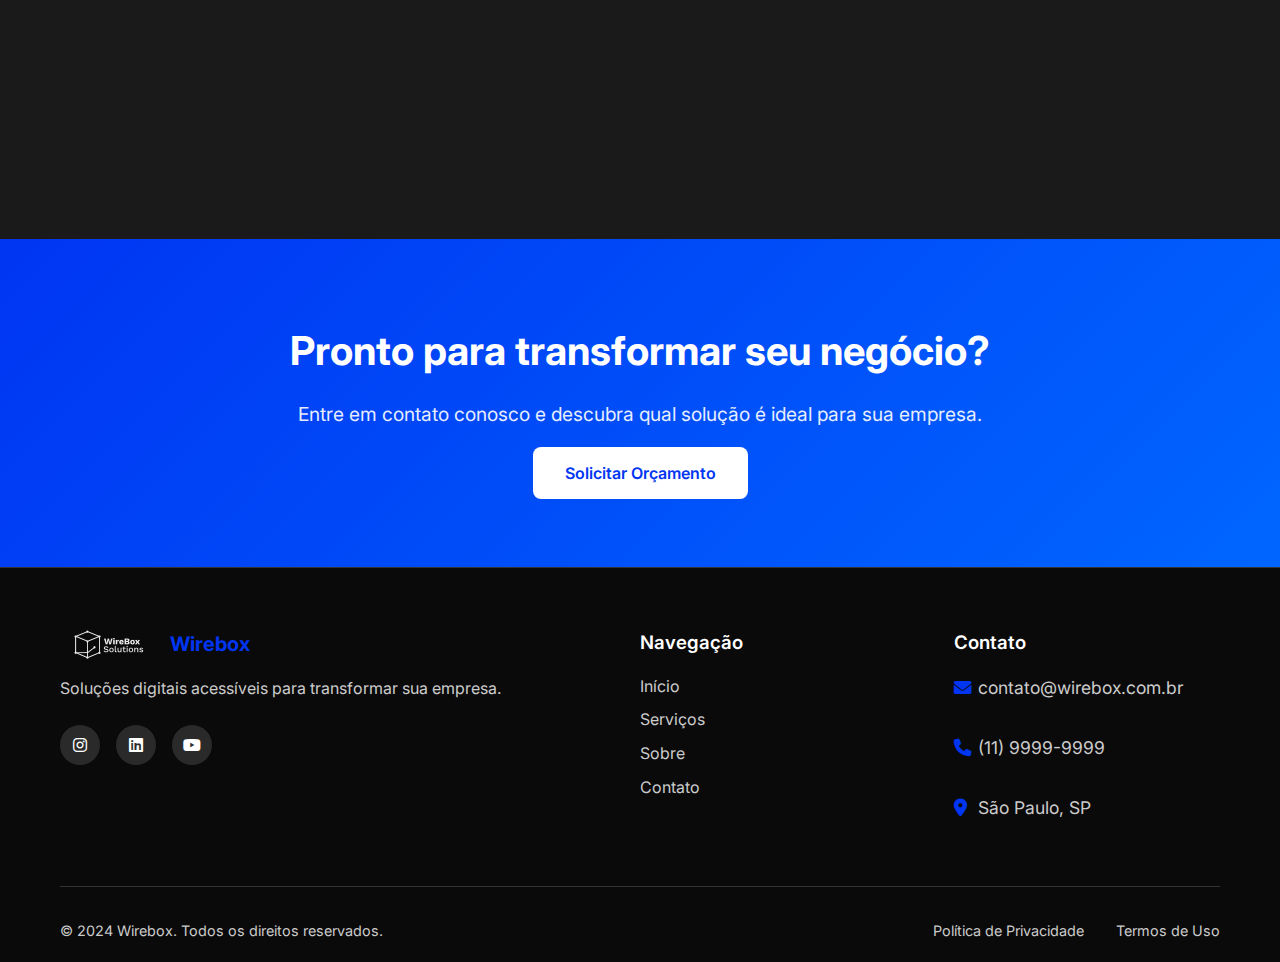
<file: servicos.html>
<!DOCTYPE html>
<html lang="pt-BR">
<head>
    <meta charset="UTF-8">
    <meta name="viewport" content="width=device-width, initial-scale=1.0">
    <meta name="description" content="Conheça todos os serviços da Wirebox: desenvolvimento de sistemas digitais, criação de artes digitais, gestão de redes sociais, suporte em TI e criação de sites.">
    <meta name="keywords" content="sistemas digitais, artes digitais, gestão redes sociais, suporte TI, sites, landing pages, desenvolvimento">
    <title>Serviços Wirebox - Soluções Digitais Completas</title>
    <link rel="stylesheet" href="styles.css">
    <link href="https://cdnjs.cloudflare.com/ajax/libs/font-awesome/6.0.0/css/all.min.css" rel="stylesheet">
    <link href="https://fonts.googleapis.com/css2?family=Inter:wght@300;400;500;600;700&display=swap" rel="stylesheet">
</head>
<body>
    <!-- Header -->
    <header class="header">
        <nav class="navbar">
            <div class="container">
                <div class="nav-brand">
                    <img src="assets/logo-wirebox.png" alt="Wirebox Logo" class="logo">
                </div>
                <ul class="nav-menu">
                    <li><a href="index.html" class="nav-link">Início</a></li>
                    <li><a href="servicos.html" class="nav-link active">Serviços</a></li>
                    <li><a href="sobre.html" class="nav-link">Sobre</a></li>
                    <li><a href="contato.html" class="nav-link">Contato</a></li>
                </ul>
                <a href="contato.html" class="cta-button">Fale Conosco</a>
                <div class="hamburger">
                    <span></span>
                    <span></span>
                    <span></span>
                </div>
            </div>
        </nav>
    </header>

    <!-- Services Hero -->
    <section class="services-hero">
        <div class="container">
            <div class="services-hero-content">
                <h1>Nossos Serviços</h1>
                <p>Soluções digitais completas para transformar seu negócio com agilidade, simplicidade e inovação acessível.</p>
            </div>
        </div>
    </section>

    <!-- Service: Digital Systems -->
    <section class="service-detail">
        <div class="container">
            <div class="service-content">
                <div class="service-info">
                    <div class="service-icon-large">
                        <i class="fas fa-code"></i>
                    </div>
                    <h2>Desenvolvimento de Sistemas Digitais</h2>
                    <p class="service-subtitle">Sistemas personalizados para PMEs e pequenos negócios</p>
                    <p>Desenvolvemos sistemas digitais sob medida para automatizar processos manuais, aumentar a produtividade e reduzir erros operacionais. Nossas soluções são intuitivas, escaláveis e de fácil adoção.</p>
                    
                    <div class="service-benefits">
                        <h3>Benefícios:</h3>
                        <ul>
                            <li><i class="fas fa-check"></i> Automatização de processos manuais</li>
                            <li><i class="fas fa-check"></i> Redução significativa de erros</li>
                            <li><i class="fas fa-check"></i> Aumento da produtividade em até 60%</li>
                            <li><i class="fas fa-check"></i> Interface intuitiva e fácil de usar</li>
                            <li><i class="fas fa-check"></i> Integração com sistemas existentes</li>
                            <li><i class="fas fa-check"></i> Relatórios e dashboards em tempo real</li>
                        </ul>
                    </div>
                </div>
                <div class="service-features">
                    <h3>O que incluímos:</h3>
                    <div class="features-grid">
                        <div class="feature-item">
                            <i class="fas fa-cogs"></i>
                            <span>Análise de Processos</span>
                        </div>
                        <div class="feature-item">
                            <i class="fas fa-laptop-code"></i>
                            <span>Desenvolvimento Personalizado</span>
                        </div>
                        <div class="feature-item">
                            <i class="fas fa-mobile-alt"></i>
                            <span>Interface Responsiva</span>
                        </div>
                        <div class="feature-item">
                            <i class="fas fa-graduation-cap"></i>
                            <span>Treinamento da Equipe</span>
                        </div>
                        <div class="feature-item">
                            <i class="fas fa-headset"></i>
                            <span>Suporte Técnico</span>
                        </div>
                        <div class="feature-item">
                            <i class="fas fa-sync-alt"></i>
                            <span>Atualizações Contínuas</span>
                        </div>
                    </div>
                </div>
            </div>
        </div>
    </section>

    <!-- Service: Digital Arts -->
    <section class="service-detail alt">
        <div class="container">
            <div class="service-content">
                <div class="service-info">
                    <div class="service-icon-large">
                        <i class="fas fa-palette"></i>
                    </div>
                    <h2>Criação de Artes Digitais</h2>
                    <p class="service-subtitle">Identidade visual profissional para redes sociais e marcas</p>
                    <p>Criamos artes digitais impactantes que fortalecem sua marca e engajam seu público. Desde posts para redes sociais até materiais gráficos completos, nossa equipe de design desenvolve peças visuais que comunicam sua mensagem de forma eficaz.</p>
                    
                    <div class="service-benefits">
                        <h3>Benefícios:</h3>
                        <ul>
                            <li><i class="fas fa-check"></i> Identidade visual consistente</li>
                            <li><i class="fas fa-check"></i> Aumento do engajamento nas redes sociais</li>
                            <li><i class="fas fa-check"></i> Materiais profissionais e impactantes</li>
                            <li><i class="fas fa-check"></i> Diferenciação da concorrência</li>
                            <li><i class="fas fa-check"></i> Fortalecimento da marca</li>
                            <li><i class="fas fa-check"></i> Comunicação visual eficaz</li>
                        </ul>
                    </div>
                </div>
                <div class="service-features">
                    <h3>O que criamos:</h3>
                    <div class="features-grid">
                        <div class="feature-item">
                            <i class="fab fa-instagram"></i>
                            <span>Posts para Instagram</span>
                        </div>
                        <div class="feature-item">
                            <i class="fab fa-facebook"></i>
                            <span>Capas para Facebook</span>
                        </div>
                        <div class="feature-item">
                            <i class="fas fa-ad"></i>
                            <span>Banners Publicitários</span>
                        </div>
                        <div class="feature-item">
                            <i class="fas fa-file-image"></i>
                            <span>Flyers e Cartazes</span>
                        </div>
                        <div class="feature-item">
                            <i class="fas fa-paint-brush"></i>
                            <span>Logotipos</span>
                        </div>
                        <div class="feature-item">
                            <i class="fas fa-images"></i>
                            <span>Identidade Visual</span>
                        </div>
                    </div>
                </div>
            </div>
        </div>
    </section>

    <!-- Service: Social Media -->
    <section class="service-detail">
        <div class="container">
            <div class="service-content">
                <div class="service-info">
                    <div class="service-icon-large">
                        <i class="fas fa-share-alt"></i>
                    </div>
                    <h2>Gestão de Redes Sociais</h2>
                    <p class="service-subtitle">Gestão completa para Instagram, LinkedIn e YouTube</p>
                    <p>Gerenciamos suas redes sociais de forma estratégica, criando conteúdo relevante, engajando com seu público e aumentando sua presença digital. Nossa abordagem combina criatividade com análise de dados para resultados efetivos.</p>
                    
                    <div class="service-benefits">
                        <h3>Benefícios:</h3>
                        <ul>
                            <li><i class="fas fa-check"></i> Presença digital consistente</li>
                            <li><i class="fas fa-check"></i> Aumento do engajamento</li>
                            <li><i class="fas fa-check"></i> Crescimento de seguidores qualificados</li>
                            <li><i class="fas fa-check"></i> Geração de leads</li>
                            <li><i class="fas fa-check"></i> Fortalecimento da marca</li>
                            <li><i class="fas fa-check"></i> Relatórios de performance</li>
                        </ul>
                    </div>
                </div>
                <div class="service-features">
                    <h3>Nossos serviços incluem:</h3>
                    <div class="features-grid">
                        <div class="feature-item">
                            <i class="fas fa-calendar-alt"></i>
                            <span>Planejamento de Conteúdo</span>
                        </div>
                        <div class="feature-item">
                            <i class="fas fa-edit"></i>
                            <span>Criação de Posts</span>
                        </div>
                        <div class="feature-item">
                            <i class="fas fa-comments"></i>
                            <span>Gestão de Comentários</span>
                        </div>
                        <div class="feature-item">
                            <i class="fas fa-chart-line"></i>
                            <span>Análise de Métricas</span>
                        </div>
                        <div class="feature-item">
                            <i class="fas fa-bullhorn"></i>
                            <span>Campanhas Publicitárias</span>
                        </div>
                        <div class="feature-item">
                            <i class="fas fa-users"></i>
                            <span>Gestão de Comunidade</span>
                        </div>
                    </div>
                </div>
            </div>
        </div>
    </section>

    <!-- Service: IT Support -->
    <section class="service-detail alt">
        <div class="container">
            <div class="service-content">
                <div class="service-info">
                    <div class="service-icon-large">
                        <i class="fas fa-tools"></i>
                    </div>
                    <h2>Suporte em TI</h2>
                    <p class="service-subtitle">Suporte completo em hardware e software</p>
                    <p>Oferecemos suporte técnico completo para manter sua empresa funcionando sem interrupções. Nossa equipe especializada resolve problemas rapidamente e implementa soluções preventivas para evitar futuras complicações.</p>
                    
                    <div class="service-benefits">
                        <h3>Benefícios:</h3>
                        <ul>
                            <li><i class="fas fa-check"></i> Redução do tempo de inatividade</li>
                            <li><i class="fas fa-check"></i> Suporte técnico ágil</li>
                            <li><i class="fas fa-check"></i> Manutenção preventiva</li>
                            <li><i class="fas fa-check"></i> Segurança de dados</li>
                            <li><i class="fas fa-check"></i> Otimização de performance</li>
                            <li><i class="fas fa-check"></i> Consultoria especializada</li>
                        </ul>
                    </div>
                </div>
                <div class="service-features">
                    <h3>Áreas de atuação:</h3>
                    <div class="features-grid">
                        <div class="feature-item">
                            <i class="fas fa-desktop"></i>
                            <span>Manutenção de Hardware</span>
                        </div>
                        <div class="feature-item">
                            <i class="fas fa-download"></i>
                            <span>Instalação de Software</span>
                        </div>
                        <div class="feature-item">
                            <i class="fas fa-network-wired"></i>
                            <span>Configuração de Redes</span>
                        </div>
                        <div class="feature-item">
                            <i class="fas fa-shield-alt"></i>
                            <span>Segurança Digital</span>
                        </div>
                        <div class="feature-item">
                            <i class="fas fa-cloud"></i>
                            <span>Backup e Recuperação</span>
                        </div>
                        <div class="feature-item">
                            <i class="fas fa-phone"></i>
                            <span>Suporte Remoto</span>
                        </div>
                    </div>
                </div>
            </div>
        </div>
    </section>

    <!-- Service: Websites -->
    <section class="service-detail">
        <div class="container">
            <div class="service-content">
                <div class="service-info">
                    <div class="service-icon-large">
                        <i class="fas fa-globe"></i>
                    </div>
                    <h2>Sites e Landing Pages</h2>
                    <p class="service-subtitle">Sites funcionais, responsivos e otimizados para conversão</p>
                    <p>Desenvolvemos sites profissionais e landing pages de alta conversão, otimizados para SEO e com design responsivo. Cada projeto é personalizado para atender às necessidades específicas do seu negócio e do seu público-alvo.</p>
                    
                    <div class="service-benefits">
                        <h3>Benefícios:</h3>
                        <ul>
                            <li><i class="fas fa-check"></i> Design profissional e moderno</li>
                            <li><i class="fas fa-check"></i> Otimização para conversão</li>
                            <li><i class="fas fa-check"></i> SEO básico aplicado</li>
                            <li><i class="fas fa-check"></i> Responsivo para todos os dispositivos</li>
                            <li><i class="fas fa-check"></i> Carregamento rápido</li>
                            <li><i class="fas fa-check"></i> Integração com ferramentas de marketing</li>
                        </ul>
                    </div>
                </div>
                <div class="service-features">
                    <h3>O que desenvolvemos:</h3>
                    <div class="features-grid">
                        <div class="feature-item">
                            <i class="fas fa-store"></i>
                            <span>Sites Institucionais</span>
                        </div>
                        <div class="feature-item">
                            <i class="fas fa-shopping-cart"></i>
                            <span>E-commerce</span>
                        </div>
                        <div class="feature-item">
                            <i class="fas fa-bullseye"></i>
                            <span>Landing Pages</span>
                        </div>
                        <div class="feature-item">
                            <i class="fas fa-blog"></i>
                            <span>Blogs Corporativos</span>
                        </div>
                        <div class="feature-item">
                            <i class="fas fa-user-tie"></i>
                            <span>Portfólios Profissionais</span>
                        </div>
                        <div class="feature-item">
                            <i class="fas fa-mobile-alt"></i>
                            <span>Progressive Web Apps</span>
                        </div>
                    </div>
                </div>
            </div>
        </div>
    </section>

    <!-- Process Section -->
    <section class="process-section">
        <div class="container">
            <h2 class="section-title">Nosso Processo</h2>
            <div class="process-steps">
                <div class="process-step">
                    <div class="step-number">1</div>
                    <h3>Análise e Planejamento</h3>
                    <p>Entendemos suas necessidades e definimos a melhor estratégia para seu projeto.</p>
                </div>
                <div class="process-step">
                    <div class="step-number">2</div>
                    <h3>Desenvolvimento</h3>
                    <p>Criamos a solução com foco na qualidade, usabilidade e suas especificações.</p>
                </div>
                <div class="process-step">
                    <div class="step-number">3</div>
                    <h3>Testes e Validação</h3>
                    <p>Testamos rigorosamente para garantir que tudo funcione perfeitamente.</p>
                </div>
                <div class="process-step">
                    <div class="step-number">4</div>
                    <h3>Entrega e Suporte</h3>
                    <p>Entregamos o projeto e oferecemos suporte contínuo para seu sucesso.</p>
                </div>
            </div>
        </div>
    </section>

    <!-- CTA Section -->
    <section class="services-cta">
        <div class="container">
            <div class="cta-content">
                <h2>Pronto para transformar seu negócio?</h2>
                <p>Entre em contato conosco e descubra qual solução é ideal para sua empresa.</p>
                <a href="contato.html" class="cta-primary">Solicitar Orçamento</a>
            </div>
        </div>
    </section>

    <!-- Footer -->
    <footer class="footer">
        <div class="container">
            <div class="footer-content">
                <div class="footer-section">
                    <div class="footer-brand">
                        <img src="assets/logo-wirebox.png" alt="Wirebox Logo" class="footer-logo">
                        <span class="footer-brand-name">Wirebox</span>
                    </div>
                    <p>Soluções digitais acessíveis para transformar sua empresa.</p>
                    <div class="social-links">
                        <a href="https://www.instagram.com/wireboxsolutions" target="_blank" aria-label="Instagram"><i class="fab fa-instagram"></i></a>
                        <a href="#" aria-label="LinkedIn"><i class="fab fa-linkedin"></i></a>
                        <a href="#" aria-label="YouTube"><i class="fab fa-youtube"></i></a>
                    </div>
                </div>
                <div class="footer-section">
                    <h3>Navegação</h3>
                    <ul>
                        <li><a href="index.html">Início</a></li>
                        <li><a href="servicos.html">Serviços</a></li>
                        <li><a href="sobre.html">Sobre</a></li>
                        <li><a href="contato.html">Contato</a></li>
                    </ul>
                </div>
                <div class="footer-section">
                    <h3>Contato</h3>
                    <div class="contact-info">
                        <p><i class="fas fa-envelope"></i> contato@wirebox.com.br</p>
                        <p><i class="fas fa-phone"></i> (11) 9999-9999</p>
                        <p><i class="fas fa-map-marker-alt"></i> São Paulo, SP</p>
                    </div>
                </div>
            </div>
            <div class="footer-bottom">
                <p>&copy; 2024 Wirebox. Todos os direitos reservados.</p>
                <div class="legal-links">
                    <a href="#">Política de Privacidade</a>
                    <a href="#">Termos de Uso</a>
                </div>
            </div>
        </div>
    </footer>

    <!-- WhatsApp Button -->
    <a href="https://wa.me/5511971521268" class="whatsapp-button" target="_blank" aria-label="Falar no WhatsApp">
        <i class="fab fa-whatsapp"></i>
    </a>

    <script src="script.js"></script>
</body>
</html>
</file>
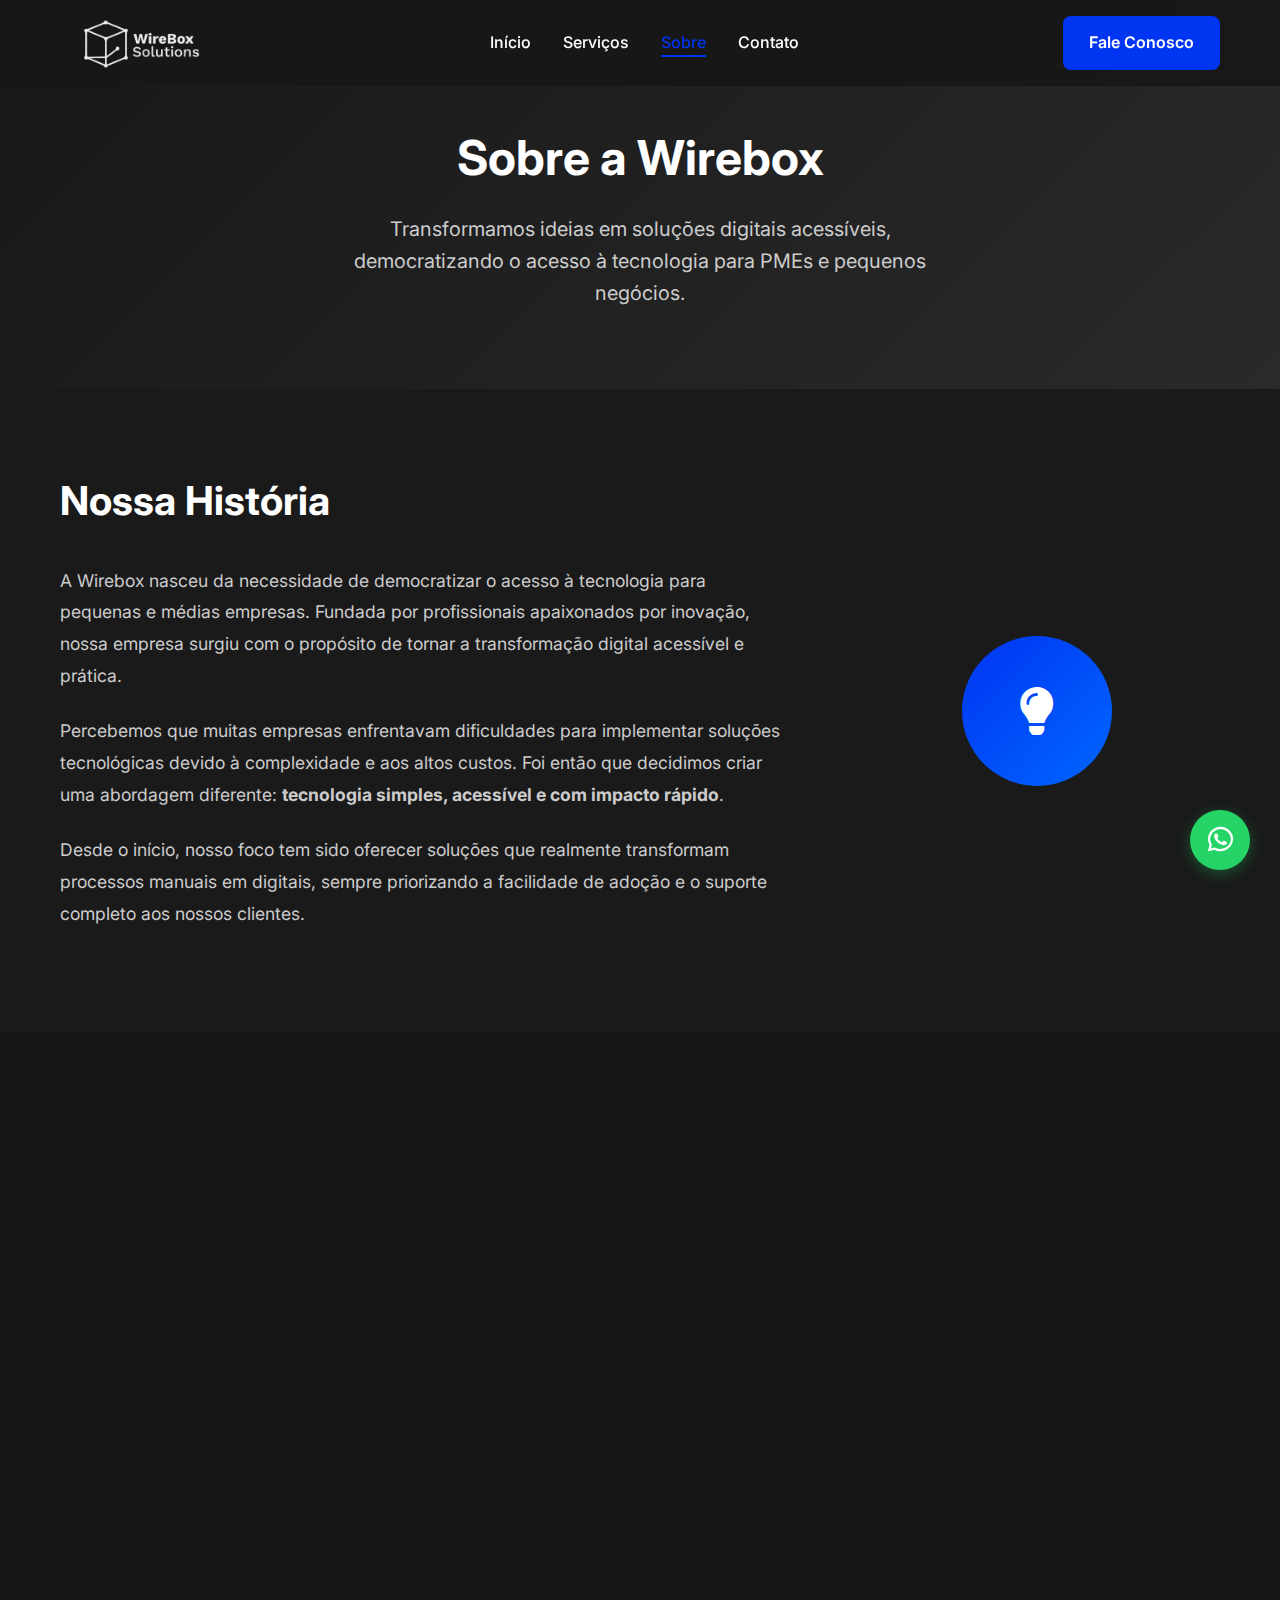
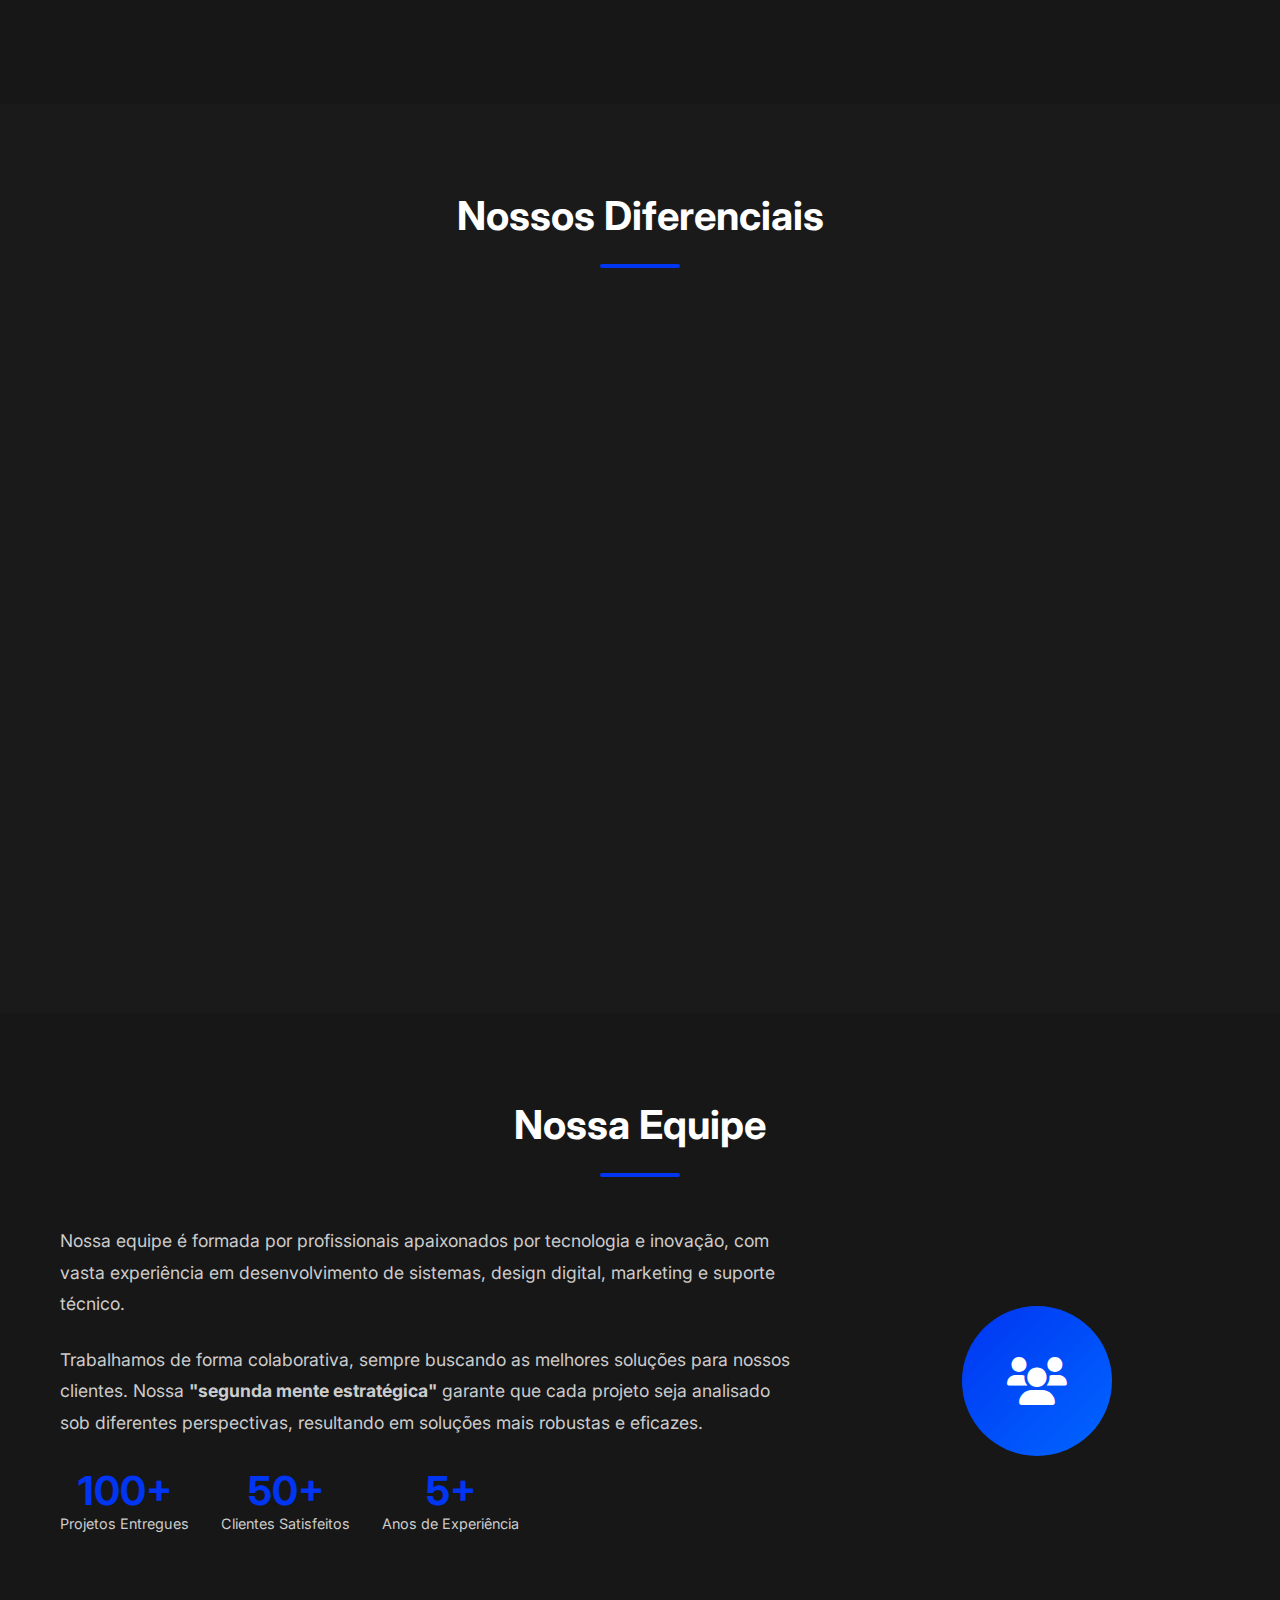
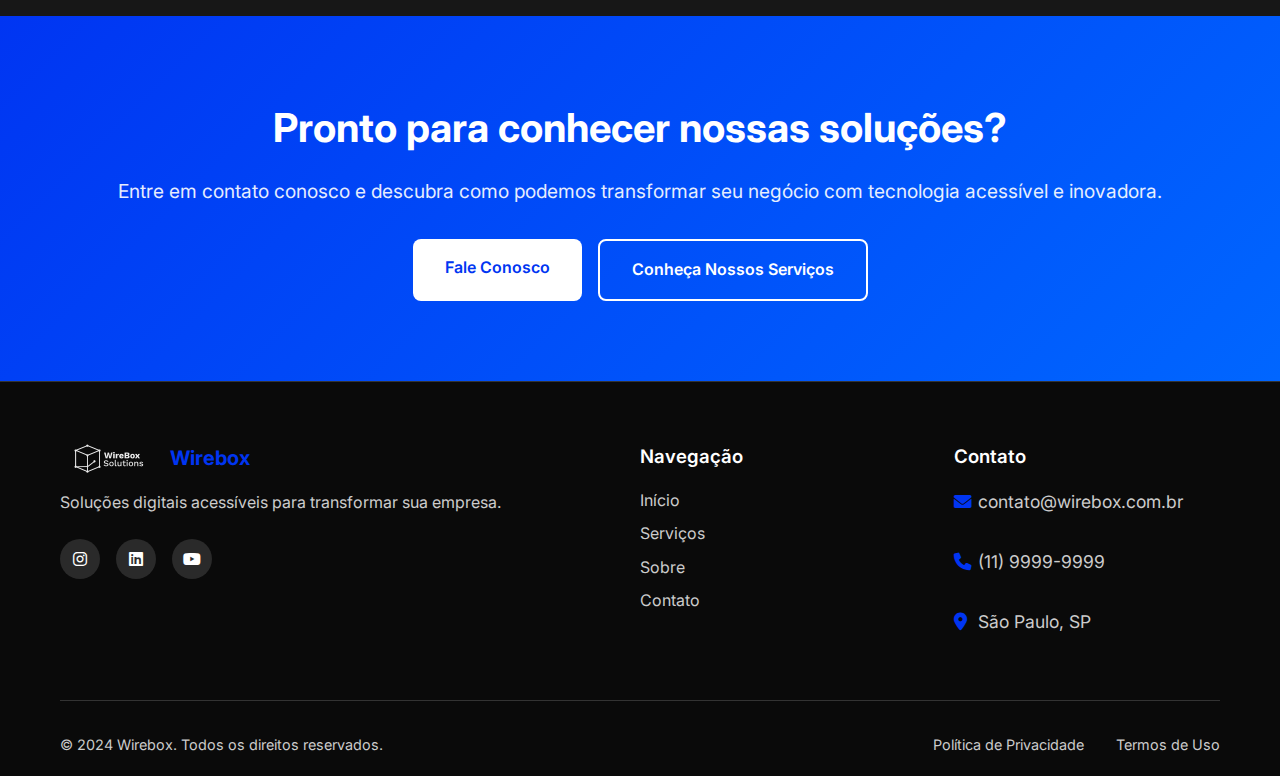
<file: sobre.html>
<!DOCTYPE html>
<html lang="pt-BR">
<head>
    <meta charset="UTF-8">
    <meta name="viewport" content="width=device-width, initial-scale=1.0">
    <meta name="description" content="Conheça a Wirebox - Nossa história, missão, visão e valores. Tecnologia acessível com atendimento personalizado e entrega rápida.">
    <meta name="keywords" content="sobre wirebox, história, missão, visão, valores, tecnologia acessível">
    <title>Sobre a Wirebox - Nossa História e Valores</title>
    <link rel="stylesheet" href="styles.css">
    <link href="https://cdnjs.cloudflare.com/ajax/libs/font-awesome/6.0.0/css/all.min.css" rel="stylesheet">
    <link href="https://fonts.googleapis.com/css2?family=Inter:wght@300;400;500;600;700&display=swap" rel="stylesheet">
</head>
<body>
    <!-- Header -->
    <header class="header">
        <nav class="navbar">
            <div class="container">
                <div class="nav-brand">
                    <img src="assets/logo-wirebox.png" alt="Wirebox Logo" class="logo">
                </div>
                <ul class="nav-menu">
                    <li><a href="index.html" class="nav-link">Início</a></li>
                    <li><a href="servicos.html" class="nav-link">Serviços</a></li>
                    <li><a href="sobre.html" class="nav-link active">Sobre</a></li>
                    <li><a href="contato.html" class="nav-link">Contato</a></li>
                </ul>
                <a href="contato.html" class="cta-button">Fale Conosco</a>
                <div class="hamburger">
                    <span></span>
                    <span></span>
                    <span></span>
                </div>
            </div>
        </nav>
    </header>

    <!-- About Hero -->
    <section class="about-hero">
        <div class="container">
            <div class="about-hero-content">
                <h1>Sobre a Wirebox</h1>
                <p>Transformamos ideias em soluções digitais acessíveis, democratizando o acesso à tecnologia para PMEs e pequenos negócios.</p>
            </div>
        </div>
    </section>

    <!-- Company Story -->
    <section class="company-story">
        <div class="container">
            <div class="story-content">
                <div class="story-text">
                    <h2>Nossa História</h2>
                    <p>A Wirebox nasceu da necessidade de democratizar o acesso à tecnologia para pequenas e médias empresas. Fundada por profissionais apaixonados por inovação, nossa empresa surgiu com o propósito de tornar a transformação digital acessível e prática.</p>
                    
                    <p>Percebemos que muitas empresas enfrentavam dificuldades para implementar soluções tecnológicas devido à complexidade e aos altos custos. Foi então que decidimos criar uma abordagem diferente: <strong>tecnologia simples, acessível e com impacto rápido</strong>.</p>
                    
                    <p>Desde o início, nosso foco tem sido oferecer soluções que realmente transformam processos manuais em digitais, sempre priorizando a facilidade de adoção e o suporte completo aos nossos clientes.</p>
                </div>
                <div class="story-visual">
                    <div class="story-graphic">
                        <i class="fas fa-lightbulb"></i>
                    </div>
                </div>
            </div>
        </div>
    </section>

    <!-- Mission Vision Values -->
    <section class="mvv-section">
        <div class="container">
            <div class="mvv-grid">
                <div class="mvv-card">
                    <div class="mvv-icon">
                        <i class="fas fa-bullseye"></i>
                    </div>
                    <h3>Missão</h3>
                    <p>Democratizar o acesso à tecnologia para PMEs e pequenos negócios, oferecendo soluções digitais acessíveis, práticas e de fácil adoção que transformem processos manuais em digitais com agilidade e simplicidade.</p>
                </div>
                <div class="mvv-card">
                    <div class="mvv-icon">
                        <i class="fas fa-eye"></i>
                    </div>
                    <h3>Visão</h3>
                    <p>Ser a principal referência em soluções digitais acessíveis para pequenas e médias empresas, reconhecida pela inovação, agilidade e pelo impacto positivo na transformação digital dos nossos clientes.</p>
                </div>
                <div class="mvv-card">
                    <div class="mvv-icon">
                        <i class="fas fa-heart"></i>
                    </div>
                    <h3>Valores</h3>
                    <ul>
                        <li><strong>Agilidade:</strong> Entrega rápida e eficiente</li>
                        <li><strong>Simplicidade:</strong> Soluções fáceis de usar</li>
                        <li><strong>Inovação Acessível:</strong> Tecnologia ao alcance de todos</li>
                        <li><strong>Transparência:</strong> Comunicação clara e honesta</li>
                        <li><strong>Excelência:</strong> Qualidade em cada projeto</li>
                    </ul>
                </div>
            </div>
        </div>
    </section>

    <!-- Differentials -->
    <section class="differentials">
        <div class="container">
            <h2 class="section-title">Nossos Diferenciais</h2>
            <div class="differentials-grid">
                <div class="differential-card">
                    <div class="differential-icon">
                        <i class="fas fa-dollar-sign"></i>
                    </div>
                    <h3>Tecnologia Acessível</h3>
                    <p>Oferecemos soluções de alta qualidade com preços justos, tornando a tecnologia acessível para empresas de todos os tamanhos.</p>
                </div>
                <div class="differential-card">
                    <div class="differential-icon">
                        <i class="fas fa-user-friends"></i>
                    </div>
                    <h3>Atendimento Personalizado</h3>
                    <p>Cada cliente é único. Por isso, oferecemos atendimento personalizado e soluções sob medida para suas necessidades específicas.</p>
                </div>
                <div class="differential-card">
                    <div class="differential-icon">
                        <i class="fas fa-rocket"></i>
                    </div>
                    <h3>Entrega Rápida</h3>
                    <p>Processos otimizados e equipe ágil garantem entregas rápidas sem comprometer a qualidade dos nossos projetos.</p>
                </div>
                <div class="differential-card">
                    <div class="differential-icon">
                        <i class="fas fa-life-ring"></i>
                    </div>
                    <h3>Suporte Completo</h3>
                    <p>Não abandonamos nossos clientes após a entrega. Oferecemos suporte contínuo e treinamento para garantir o sucesso.</p>
                </div>
            </div>
        </div>
    </section>

    <!-- Team Section -->
    <section class="team-section">
        <div class="container">
            <h2 class="section-title">Nossa Equipe</h2>
            <div class="team-content">
                <div class="team-description">
                    <p>Nossa equipe é formada por profissionais apaixonados por tecnologia e inovação, com vasta experiência em desenvolvimento de sistemas, design digital, marketing e suporte técnico.</p>
                    
                    <p>Trabalhamos de forma colaborativa, sempre buscando as melhores soluções para nossos clientes. Nossa <strong>"segunda mente estratégica"</strong> garante que cada projeto seja analisado sob diferentes perspectivas, resultando em soluções mais robustas e eficazes.</p>
                    
                    <div class="team-stats">
                        <div class="stat-item">
                            <span class="stat-number">100+</span>
                            <span class="stat-label">Projetos Entregues</span>
                        </div>
                        <div class="stat-item">
                            <span class="stat-number">50+</span>
                            <span class="stat-label">Clientes Satisfeitos</span>
                        </div>
                        <div class="stat-item">
                            <span class="stat-number">5+</span>
                            <span class="stat-label">Anos de Experiência</span>
                        </div>
                    </div>
                </div>
                <div class="team-visual">
                    <div class="team-graphic">
                        <i class="fas fa-users"></i>
                    </div>
                </div>
            </div>
        </div>
    </section>

    <!-- CTA Section -->
    <section class="about-cta">
        <div class="container">
            <div class="cta-content">
                <h2>Pronto para conhecer nossas soluções?</h2>
                <p>Entre em contato conosco e descubra como podemos transformar seu negócio com tecnologia acessível e inovadora.</p>
                <div class="cta-buttons">
                    <a href="contato.html" class="cta-primary">Fale Conosco</a>
                    <a href="servicos.html" class="cta-secondary">Conheça Nossos Serviços</a>
                </div>
            </div>
        </div>
    </section>

    <!-- Footer -->
    <footer class="footer">
        <div class="container">
            <div class="footer-content">
                <div class="footer-section">
                    <div class="footer-brand">
                        <img src="assets/logo-wirebox.png" alt="Wirebox Logo" class="footer-logo">
                        <span class="footer-brand-name">Wirebox</span>
                    </div>
                    <p>Soluções digitais acessíveis para transformar sua empresa.</p>
                    <div class="social-links">
                        <a href="https://www.instagram.com/wireboxsolutions" target="_blank" aria-label="Instagram"><i class="fab fa-instagram"></i></a>
                        <a href="#" aria-label="LinkedIn"><i class="fab fa-linkedin"></i></a>
                        <a href="#" aria-label="YouTube"><i class="fab fa-youtube"></i></a>
                    </div>
                </div>
                <div class="footer-section">
                    <h3>Navegação</h3>
                    <ul>
                        <li><a href="index.html">Início</a></li>
                        <li><a href="servicos.html">Serviços</a></li>
                        <li><a href="sobre.html">Sobre</a></li>
                        <li><a href="contato.html">Contato</a></li>
                    </ul>
                </div>
                <div class="footer-section">
                    <h3>Contato</h3>
                    <div class="contact-info">
                        <p><i class="fas fa-envelope"></i> contato@wirebox.com.br</p>
                        <p><i class="fas fa-phone"></i> (11) 9999-9999</p>
                        <p><i class="fas fa-map-marker-alt"></i> São Paulo, SP</p>
                    </div>
                </div>
            </div>
            <div class="footer-bottom">
                <p>&copy; 2024 Wirebox. Todos os direitos reservados.</p>
                <div class="legal-links">
                    <a href="#">Política de Privacidade</a>
                    <a href="#">Termos de Uso</a>
                </div>
            </div>
        </div>
    </footer>

    <!-- WhatsApp Button -->
    <a href="https://wa.me/5511971521268" class="whatsapp-button" target="_blank" aria-label="Falar no WhatsApp">
        <i class="fab fa-whatsapp"></i>
    </a>

    <script src="script.js"></script>
</body>
</html>
</file>
<file: styles.css>
/* Reset e Base Styles */
* {
    margin: 0;
    padding: 0;
    box-sizing: border-box;
}

html {
    scroll-behavior: smooth;
}

body {
    font-family: 'Inter', sans-serif;
    line-height: 1.6;
    color: #ffffff;
    background-color: #171717;
    overflow-x: hidden;
}

.container {
    max-width: 1200px;
    margin: 0 auto;
    padding: 0 20px;
}

/* Header */
.header {
    position: fixed;
    top: 0;
    left: 0;
    right: 0;
    background: rgba(23, 23, 23, 0.95);
    backdrop-filter: blur(10px);
    z-index: 1000;
    transition: all 0.3s ease;
}

.navbar {
    padding: 1rem 0;
}

.navbar .container {
    display: flex;
    justify-content: space-between;
    align-items: center;
}

.nav-brand {
    display: flex;
    align-items: center;
    gap: 10px;
}

.logo {
    height: 50px;
    width: auto;
    max-width: 200px;
}

.footer-logo {
    height: 30px;
    width: auto;
    max-width: 120px;
}

.brand-name {
    font-size: 1.5rem;
    font-weight: 700;
    color: #0035f2;
}

.nav-menu {
    display: flex;
    list-style: none;
    gap: 2rem;
}

.nav-link {
    color: #ffffff;
    text-decoration: none;
    font-weight: 500;
    transition: color 0.3s ease;
    position: relative;
}

.nav-link:hover {
    color: #0035f2;
}

.nav-link::after {
    content: '';
    position: absolute;
    width: 0;
    height: 2px;
    bottom: -5px;
    left: 0;
    background-color: #0035f2;
    transition: width 0.3s ease;
}

.nav-link:hover::after {
    width: 100%;
}

.cta-button {
    background: #0035f2;
    color: #ffffff;
    padding: 12px 24px;
    border-radius: 8px;
    text-decoration: none;
    font-weight: 600;
    transition: all 0.3s ease;
    border: 2px solid #0035f2;
}

.cta-button:hover {
    background: transparent;
    color: #0035f2;
}

.hamburger {
    display: none;
    flex-direction: column;
    cursor: pointer;
}

.hamburger span {
    width: 25px;
    height: 3px;
    background: #ffffff;
    margin: 3px 0;
    transition: 0.3s;
}

/* Hero Section */
.hero {
    padding: 120px 0 80px;
    min-height: 100vh;
    display: flex;
    align-items: center;
    background: linear-gradient(135deg, #171717 0%, #2a2a2a 100%);
    position: relative;
    overflow: hidden;
}

.hero::before {
    content: '';
    position: absolute;
    top: 0;
    left: 0;
    right: 0;
    bottom: 0;
    background: url('data:image/svg+xml,<svg xmlns="http://www.w3.org/2000/svg" viewBox="0 0 100 100"><defs><pattern id="grid" width="10" height="10" patternUnits="userSpaceOnUse"><path d="M 10 0 L 0 0 0 10" fill="none" stroke="%23333" stroke-width="0.5"/></pattern></defs><rect width="100" height="100" fill="url(%23grid)"/></svg>');
    opacity: 0.1;
}

.hero .container {
    display: grid;
    grid-template-columns: 1fr 1fr;
    gap: 4rem;
    align-items: center;
    position: relative;
    z-index: 1;
}

.hero-title {
    font-size: 3.5rem;
    font-weight: 700;
    line-height: 1.2;
    margin-bottom: 1.5rem;
}

.highlight {
    color: #0035f2;
    position: relative;
}

.hero-subtitle {
    font-size: 1.25rem;
    color: #cccccc;
    margin-bottom: 2rem;
    line-height: 1.6;
}

.hero-cta {
    display: inline-block;
    background: #0035f2;
    color: #ffffff;
    padding: 16px 32px;
    border-radius: 12px;
    text-decoration: none;
    font-weight: 600;
    font-size: 1.1rem;
    transition: all 0.3s ease;
    box-shadow: 0 4px 15px rgba(0, 53, 242, 0.3);
}

.hero-cta:hover {
    transform: translateY(-2px);
    box-shadow: 0 8px 25px rgba(0, 53, 242, 0.4);
}

.hero-visual {
    display: flex;
    justify-content: center;
    align-items: center;
}

.hero-graphic {
    width: 200px;
    height: 200px;
    background: linear-gradient(135deg, #0035f2, #0066ff);
    border-radius: 50%;
    display: flex;
    align-items: center;
    justify-content: center;
    animation: float 6s ease-in-out infinite;
    box-shadow: 0 20px 40px rgba(0, 53, 242, 0.3);
}

.hero-graphic i {
    font-size: 4rem;
    color: #ffffff;
}

@keyframes float {
    0%, 100% { transform: translateY(0px); }
    50% { transform: translateY(-20px); }
}

/* Section Styles */
.section-title {
    font-size: 2.5rem;
    font-weight: 700;
    text-align: center;
    margin-bottom: 3rem;
    color: #ffffff;
}

.section-title::after {
    content: '';
    display: block;
    width: 80px;
    height: 4px;
    background: #0035f2;
    margin: 1rem auto;
    border-radius: 2px;
}

/* Services Preview */
.services-preview {
    padding: 80px 0;
    background: #1a1a1a;
}

.services-grid {
    display: grid;
    grid-template-columns: repeat(auto-fit, minmax(300px, 1fr));
    gap: 2rem;
}

.service-card {
    background: #2a2a2a;
    padding: 2rem;
    border-radius: 16px;
    text-align: center;
    transition: all 0.3s ease;
    border: 1px solid #333;
    position: relative;
    overflow: hidden;
}

.service-card::before {
    content: '';
    position: absolute;
    top: 0;
    left: -100%;
    width: 100%;
    height: 100%;
    background: linear-gradient(90deg, transparent, rgba(0, 53, 242, 0.1), transparent);
    transition: left 0.5s ease;
}

.service-card:hover::before {
    left: 100%;
}

.service-card:hover {
    transform: translateY(-10px);
    box-shadow: 0 20px 40px rgba(0, 53, 242, 0.2);
    border-color: #0035f2;
}

.service-icon {
    width: 80px;
    height: 80px;
    background: linear-gradient(135deg, #0035f2, #0066ff);
    border-radius: 50%;
    display: flex;
    align-items: center;
    justify-content: center;
    margin: 0 auto 1.5rem;
    transition: all 0.3s ease;
}

.service-card:hover .service-icon {
    transform: scale(1.1);
}

.service-icon i {
    font-size: 2rem;
    color: #ffffff;
}

.service-card h3 {
    font-size: 1.5rem;
    font-weight: 600;
    margin-bottom: 1rem;
    color: #ffffff;
}

.service-card p {
    color: #cccccc;
    line-height: 1.6;
}

/* Benefits Section */
.benefits {
    padding: 80px 0;
    background: #171717;
}

.benefits-grid {
    display: grid;
    grid-template-columns: repeat(auto-fit, minmax(250px, 1fr));
    gap: 2rem;
}

.benefit-item {
    text-align: center;
    padding: 1.5rem;
}

.benefit-icon {
    width: 60px;
    height: 60px;
    background: #0035f2;
    border-radius: 12px;
    display: flex;
    align-items: center;
    justify-content: center;
    margin: 0 auto 1rem;
    transition: all 0.3s ease;
}

.benefit-item:hover .benefit-icon {
    transform: rotate(5deg) scale(1.1);
}

.benefit-icon i {
    font-size: 1.5rem;
    color: #ffffff;
}

.benefit-item h3 {
    font-size: 1.25rem;
    font-weight: 600;
    margin-bottom: 0.5rem;
    color: #ffffff;
}

.benefit-item p {
    color: #cccccc;
    font-size: 0.95rem;
}

/* Testimonials */
.testimonials {
    padding: 80px 0;
    background: #1a1a1a;
}

.testimonials-grid {
    display: grid;
    grid-template-columns: repeat(auto-fit, minmax(300px, 1fr));
    gap: 2rem;
}

.testimonial-card {
    background: #2a2a2a;
    padding: 2rem;
    border-radius: 16px;
    border-left: 4px solid #0035f2;
    transition: all 0.3s ease;
}

.testimonial-card:hover {
    transform: translateY(-5px);
    box-shadow: 0 15px 30px rgba(0, 0, 0, 0.3);
}

.testimonial-content p {
    font-style: italic;
    color: #cccccc;
    margin-bottom: 1.5rem;
    line-height: 1.6;
}

.testimonial-author strong {
    color: #ffffff;
    font-weight: 600;
}

.testimonial-author span {
    color: #0035f2;
    font-size: 0.9rem;
    display: block;
    margin-top: 0.25rem;
}

/* Lead Capture */
.lead-capture {
    padding: 80px 0;
    background: linear-gradient(135deg, #0035f2, #0066ff);
    color: #ffffff;
}

.lead-content {
    text-align: center;
    margin-bottom: 3rem;
}

.lead-content h2 {
    font-size: 2.5rem;
    font-weight: 700;
    margin-bottom: 1rem;
}

.lead-content p {
    font-size: 1.2rem;
    opacity: 0.9;
}

.lead-form {
    max-width: 600px;
    margin: 0 auto;
}

.form-row {
    display: grid;
    grid-template-columns: 1fr 1fr;
    gap: 1rem;
    margin-bottom: 1rem;
}

.lead-form input,
.lead-form select {
    padding: 16px;
    border: none;
    border-radius: 8px;
    font-size: 1rem;
    background: rgba(255, 255, 255, 0.1);
    color: #ffffff;
    backdrop-filter: blur(10px);
    transition: all 0.3s ease;
}

.lead-form select {
    background: rgba(255, 255, 255, 0.15);
    cursor: pointer;
}

.lead-form select option {
    background: #0035f2;
    color: #ffffff;
    padding: 10px;
}

.lead-form input::placeholder {
    color: rgba(255, 255, 255, 0.7);
}

.lead-form input:focus,
.lead-form select:focus {
    outline: none;
    background: rgba(255, 255, 255, 0.2);
    box-shadow: 0 0 0 2px rgba(255, 255, 255, 0.3);
}

.form-submit {
    width: 100%;
    padding: 16px;
    background: #ffffff;
    color: #0035f2;
    border: none;
    border-radius: 8px;
    font-size: 1.1rem;
    font-weight: 600;
    cursor: pointer;
    transition: all 0.3s ease;
}

.form-submit:hover {
    background: #f0f0f0;
    transform: translateY(-2px);
}

/* Footer */
.footer {
    background: #0a0a0a;
    padding: 60px 0 20px;
    border-top: 1px solid #333;
}

.footer-content {
    display: grid;
    grid-template-columns: 2fr 1fr 1fr;
    gap: 3rem;
    margin-bottom: 2rem;
}

.footer-brand {
    display: flex;
    align-items: center;
    gap: 10px;
    margin-bottom: 1rem;
}

.footer-logo {
    height: 30px;
    width: auto;
}

.footer-brand-name {
    font-size: 1.25rem;
    font-weight: 700;
    color: #0035f2;
}

.footer-section p {
    color: #cccccc;
    margin-bottom: 1.5rem;
    line-height: 1.6;
}

.social-links {
    display: flex;
    gap: 1rem;
}

.social-links a {
    width: 40px;
    height: 40px;
    background: #2a2a2a;
    border-radius: 50%;
    display: flex;
    align-items: center;
    justify-content: center;
    color: #ffffff;
    text-decoration: none;
    transition: all 0.3s ease;
}

.social-links a:hover {
    background: #0035f2;
    transform: translateY(-2px);
}

.footer-section h3 {
    color: #ffffff;
    font-weight: 600;
    margin-bottom: 1rem;
}

.footer-section ul {
    list-style: none;
}

.footer-section ul li {
    margin-bottom: 0.5rem;
}

.footer-section ul li a {
    color: #cccccc;
    text-decoration: none;
    transition: color 0.3s ease;
}

.footer-section ul li a:hover {
    color: #0035f2;
}

.contact-info p {
    display: flex;
    align-items: center;
    gap: 0.5rem;
    margin-bottom: 0.5rem;
    color: #cccccc;
}

.contact-info i {
    color: #0035f2;
    width: 16px;
}

.footer-bottom {
    border-top: 1px solid #333;
    padding-top: 2rem;
    display: flex;
    justify-content: space-between;
    align-items: center;
    color: #cccccc;
    font-size: 0.9rem;
}

.legal-links {
    display: flex;
    gap: 2rem;
}

.legal-links a {
    color: #cccccc;
    text-decoration: none;
    transition: color 0.3s ease;
}

.legal-links a:hover {
    color: #0035f2;
}

/* WhatsApp Button */
.whatsapp-button {
    position: fixed;
    bottom: 30px;
    right: 30px;
    width: 60px;
    height: 60px;
    background: #25d366;
    border-radius: 50%;
    display: flex;
    align-items: center;
    justify-content: center;
    text-decoration: none;
    z-index: 1000;
    box-shadow: 0 4px 15px rgba(37, 211, 102, 0.3);
    transition: all 0.3s ease;
    animation: pulse 2s infinite;
}

.whatsapp-button:hover {
    transform: scale(1.1);
    box-shadow: 0 6px 20px rgba(37, 211, 102, 0.4);
}

.whatsapp-button i {
    font-size: 1.8rem;
    color: #ffffff;
}

@keyframes pulse {
    0% { box-shadow: 0 0 0 0 rgba(37, 211, 102, 0.7); }
    70% { box-shadow: 0 0 0 10px rgba(37, 211, 102, 0); }
    100% { box-shadow: 0 0 0 0 rgba(37, 211, 102, 0); }
}

/* Responsive Design */
@media (max-width: 768px) {
    .hamburger {
        display: flex;
    }

    .nav-menu {
        position: fixed;
        top: 80px;
        left: -100%;
        width: 100%;
        height: calc(100vh - 80px);
        background: rgba(23, 23, 23, 0.98);
        flex-direction: column;
        justify-content: start;
        align-items: center;
        padding-top: 2rem;
        transition: left 0.3s ease;
    }

    .nav-menu.active {
        left: 0;
    }

    .nav-menu li {
        margin: 1rem 0;
    }

    .cta-button {
        display: none;
    }

    .hero .container {
        grid-template-columns: 1fr;
        text-align: center;
        gap: 2rem;
    }

    .hero-title {
        font-size: 2.5rem;
    }

    .hero-subtitle {
        font-size: 1.1rem;
    }

    .services-grid {
        grid-template-columns: 1fr;
    }

    .benefits-grid {
        grid-template-columns: repeat(auto-fit, minmax(200px, 1fr));
    }

    .testimonials-grid {
        grid-template-columns: 1fr;
    }

    .form-row {
        grid-template-columns: 1fr;
    }

    .footer-content {
        grid-template-columns: 1fr;
        text-align: center;
        gap: 2rem;
    }

    .footer-bottom {
        flex-direction: column;
        gap: 1rem;
        text-align: center;
    }

    .legal-links {
        justify-content: center;
    }

    .section-title {
        font-size: 2rem;
    }

    .whatsapp-button {
        bottom: 20px;
        right: 20px;
        width: 50px;
        height: 50px;
    }

    .whatsapp-button i {
        font-size: 1.5rem;
    }
}

@media (max-width: 480px) {
    .container {
        padding: 0 15px;
    }

    .hero {
        padding: 100px 0 60px;
    }

    .hero-title {
        font-size: 2rem;
    }

    .hero-subtitle {
        font-size: 1rem;
    }

    .section-title {
        font-size: 1.75rem;
    }

    .service-card,
    .testimonial-card {
        padding: 1.5rem;
    }

    .hero-graphic {
        width: 150px;
        height: 150px;
    }

    .hero-graphic i {
        font-size: 3rem;
    }
}

/* Additional Pages Styles */

/* About Page */
.about-hero, .services-hero, .contact-hero {
    padding: 120px 0 80px;
    background: linear-gradient(135deg, #171717 0%, #2a2a2a 100%);
    text-align: center;
}

.about-hero-content h1,
.services-hero-content h1,
.contact-hero-content h1 {
    font-size: 3rem;
    font-weight: 700;
    margin-bottom: 1rem;
    color: #ffffff;
}

.about-hero-content p,
.services-hero-content p,
.contact-hero-content p {
    font-size: 1.25rem;
    color: #cccccc;
    max-width: 600px;
    margin: 0 auto;
}

.company-story {
    padding: 80px 0;
    background: #1a1a1a;
}

.story-content {
    display: grid;
    grid-template-columns: 2fr 1fr;
    gap: 4rem;
    align-items: center;
}

.story-text h2 {
    font-size: 2.5rem;
    font-weight: 700;
    margin-bottom: 2rem;
    color: #ffffff;
}

.story-text p {
    color: #cccccc;
    line-height: 1.8;
    margin-bottom: 1.5rem;
    font-size: 1.1rem;
}

.story-visual {
    display: flex;
    justify-content: center;
    align-items: center;
}

.story-graphic {
    width: 150px;
    height: 150px;
    background: linear-gradient(135deg, #0035f2, #0066ff);
    border-radius: 50%;
    display: flex;
    align-items: center;
    justify-content: center;
    animation: float 6s ease-in-out infinite;
}

.story-graphic i {
    font-size: 3rem;
    color: #ffffff;
}

/* Mission Vision Values */
.mvv-section {
    padding: 80px 0;
    background: #171717;
}

.mvv-grid {
    display: grid;
    grid-template-columns: repeat(auto-fit, minmax(350px, 1fr));
    gap: 2rem;
}

.mvv-card {
    background: #2a2a2a;
    padding: 2.5rem;
    border-radius: 16px;
    text-align: center;
    border: 1px solid #333;
    transition: all 0.3s ease;
}

.mvv-card:hover {
    transform: translateY(-5px);
    border-color: #0035f2;
    box-shadow: 0 15px 30px rgba(0, 53, 242, 0.2);
}

.mvv-icon {
    width: 80px;
    height: 80px;
    background: #0035f2;
    border-radius: 50%;
    display: flex;
    align-items: center;
    justify-content: center;
    margin: 0 auto 1.5rem;
}

.mvv-icon i {
    font-size: 2rem;
    color: #ffffff;
}

.mvv-card h3 {
    font-size: 1.5rem;
    font-weight: 600;
    margin-bottom: 1rem;
    color: #ffffff;
}

.mvv-card p {
    color: #cccccc;
    line-height: 1.6;
}

.mvv-card ul {
    list-style: none;
    text-align: left;
}

.mvv-card ul li {
    color: #cccccc;
    margin-bottom: 0.5rem;
    line-height: 1.6;
}

/* Differentials */
.differentials {
    padding: 80px 0;
    background: #1a1a1a;
}

.differentials-grid {
    display: grid;
    grid-template-columns: repeat(auto-fit, minmax(280px, 1fr));
    gap: 2rem;
}

.differential-card {
    background: #2a2a2a;
    padding: 2rem;
    border-radius: 16px;
    text-align: center;
    transition: all 0.3s ease;
    border: 1px solid #333;
}

.differential-card:hover {
    transform: translateY(-5px);
    border-color: #0035f2;
}

.differential-icon {
    width: 60px;
    height: 60px;
    background: #0035f2;
    border-radius: 12px;
    display: flex;
    align-items: center;
    justify-content: center;
    margin: 0 auto 1rem;
}

.differential-icon i {
    font-size: 1.5rem;
    color: #ffffff;
}

.differential-card h3 {
    font-size: 1.25rem;
    font-weight: 600;
    margin-bottom: 1rem;
    color: #ffffff;
}

.differential-card p {
    color: #cccccc;
    line-height: 1.6;
}

/* Team Section */
.team-section {
    padding: 80px 0;
    background: #171717;
}

.team-content {
    display: grid;
    grid-template-columns: 2fr 1fr;
    gap: 4rem;
    align-items: center;
}

.team-description p {
    color: #cccccc;
    line-height: 1.8;
    margin-bottom: 1.5rem;
    font-size: 1.1rem;
}

.team-stats {
    display: flex;
    gap: 2rem;
    margin-top: 2rem;
}

.stat-item {
    text-align: center;
}

.stat-number {
    display: block;
    font-size: 2.5rem;
    font-weight: 700;
    color: #0035f2;
    line-height: 1;
}

.stat-label {
    font-size: 0.9rem;
    color: #cccccc;
    margin-top: 0.5rem;
}

.team-visual {
    display: flex;
    justify-content: center;
    align-items: center;
}

.team-graphic {
    width: 150px;
    height: 150px;
    background: linear-gradient(135deg, #0035f2, #0066ff);
    border-radius: 50%;
    display: flex;
    align-items: center;
    justify-content: center;
    animation: float 6s ease-in-out infinite;
}

.team-graphic i {
    font-size: 3rem;
    color: #ffffff;
}

/* About CTA */
.about-cta {
    padding: 80px 0;
    background: linear-gradient(135deg, #0035f2, #0066ff);
    text-align: center;
    color: #ffffff;
}

.cta-content h2 {
    font-size: 2.5rem;
    font-weight: 700;
    margin-bottom: 1rem;
}

.cta-content p {
    font-size: 1.2rem;
    margin-bottom: 2rem;
    opacity: 0.9;
}

.cta-buttons {
    display: flex;
    gap: 1rem;
    justify-content: center;
    flex-wrap: wrap;
}

.cta-primary, .cta-secondary {
    padding: 16px 32px;
    border-radius: 8px;
    text-decoration: none;
    font-weight: 600;
    transition: all 0.3s ease;
}

.cta-primary {
    background: #ffffff;
    color: #0035f2;
}

.cta-primary:hover {
    background: #f0f0f0;
    transform: translateY(-2px);
}

.cta-secondary {
    background: transparent;
    color: #ffffff;
    border: 2px solid #ffffff;
}

.cta-secondary:hover {
    background: #ffffff;
    color: #0035f2;
}

/* Services Page */
.service-detail {
    padding: 80px 0;
    background: #171717;
}

.service-detail.alt {
    background: #1a1a1a;
}

.service-content {
    display: grid;
    grid-template-columns: 2fr 1fr;
    gap: 4rem;
    align-items: start;
}

.service-icon-large {
    width: 100px;
    height: 100px;
    background: linear-gradient(135deg, #0035f2, #0066ff);
    border-radius: 50%;
    display: flex;
    align-items: center;
    justify-content: center;
    margin-bottom: 2rem;
}

.service-icon-large i {
    font-size: 2.5rem;
    color: #ffffff;
}

.service-info h2 {
    font-size: 2.5rem;
    font-weight: 700;
    margin-bottom: 1rem;
    color: #ffffff;
}

.service-subtitle {
    font-size: 1.25rem;
    color: #0035f2;
    margin-bottom: 1.5rem;
    font-weight: 600;
}

.service-info p {
    color: #cccccc;
    line-height: 1.8;
    margin-bottom: 2rem;
    font-size: 1.1rem;
}

.service-benefits h3 {
    color: #ffffff;
    font-size: 1.25rem;
    margin-bottom: 1rem;
    font-weight: 600;
}

.service-benefits ul {
    list-style: none;
}

.service-benefits ul li {
    color: #cccccc;
    margin-bottom: 0.75rem;
    display: flex;
    align-items: center;
    gap: 0.75rem;
}

.service-benefits ul li i {
    color: #0035f2;
    font-size: 0.9rem;
}

.service-features h3 {
    color: #ffffff;
    font-size: 1.25rem;
    margin-bottom: 1.5rem;
    font-weight: 600;
}

.features-grid {
    display: grid;
    grid-template-columns: repeat(auto-fit, minmax(200px, 1fr));
    gap: 1rem;
}

.feature-item {
    background: #2a2a2a;
    padding: 1.5rem;
    border-radius: 12px;
    text-align: center;
    border: 1px solid #333;
    transition: all 0.3s ease;
}

.feature-item:hover {
    border-color: #0035f2;
    transform: translateY(-2px);
}

.feature-item i {
    font-size: 1.5rem;
    color: #0035f2;
    margin-bottom: 0.75rem;
}

.feature-item span {
    color: #ffffff;
    font-size: 0.9rem;
    font-weight: 500;
}

/* Process Section */
.process-section {
    padding: 80px 0;
    background: #1a1a1a;
}

.process-steps {
    display: grid;
    grid-template-columns: repeat(auto-fit, minmax(250px, 1fr));
    gap: 2rem;
}

.process-step {
    text-align: center;
    position: relative;
}

.step-number {
    width: 60px;
    height: 60px;
    background: #0035f2;
    border-radius: 50%;
    display: flex;
    align-items: center;
    justify-content: center;
    font-size: 1.5rem;
    font-weight: 700;
    color: #ffffff;
    margin: 0 auto 1.5rem;
}

.process-step h3 {
    font-size: 1.25rem;
    font-weight: 600;
    margin-bottom: 1rem;
    color: #ffffff;
}

.process-step p {
    color: #cccccc;
    line-height: 1.6;
}

.services-cta {
    padding: 80px 0;
    background: linear-gradient(135deg, #0035f2, #0066ff);
    text-align: center;
    color: #ffffff;
}

/* Contact Page */
.contact-form-section {
    padding: 80px 0;
    background: #171717;
}

.contact-content {
    display: grid;
    grid-template-columns: 1fr 1fr;
    gap: 4rem;
}

.contact-info h2 {
    font-size: 2rem;
    font-weight: 700;
    margin-bottom: 1rem;
    color: #ffffff;
}

.contact-info > p {
    color: #cccccc;
    line-height: 1.6;
    margin-bottom: 2rem;
    font-size: 1.1rem;
}

.contact-methods {
    margin-bottom: 3rem;
}

.contact-method {
    display: flex;
    align-items: center;
    gap: 1rem;
    margin-bottom: 2rem;
    padding: 1.5rem;
    background: #2a2a2a;
    border-radius: 12px;
    border: 1px solid #333;
    transition: all 0.3s ease;
}

.contact-method:hover {
    border-color: #0035f2;
    transform: translateY(-2px);
}

.method-icon {
    width: 50px;
    height: 50px;
    background: #0035f2;
    border-radius: 50%;
    display: flex;
    align-items: center;
    justify-content: center;
    flex-shrink: 0;
}

.method-icon i {
    font-size: 1.25rem;
    color: #ffffff;
}

.method-info h3 {
    color: #ffffff;
    font-size: 1.1rem;
    font-weight: 600;
    margin-bottom: 0.25rem;
}

.method-info p {
    color: #0035f2;
    font-weight: 600;
    margin-bottom: 0.25rem;
}

.method-info span {
    color: #cccccc;
    font-size: 0.9rem;
}

.social-contact h3 {
    color: #ffffff;
    font-size: 1.1rem;
    font-weight: 600;
    margin-bottom: 1rem;
}

.contact-form-container {
    background: #2a2a2a;
    padding: 2.5rem;
    border-radius: 16px;
    border: 1px solid #333;
}

.contact-form h2 {
    color: #ffffff;
    font-size: 1.75rem;
    font-weight: 700;
    margin-bottom: 2rem;
    text-align: center;
}

.form-group {
    margin-bottom: 1.5rem;
}

.form-group label {
    display: block;
    color: #ffffff;
    font-weight: 500;
    margin-bottom: 0.5rem;
}

.form-group input,
.form-group select,
.form-group textarea {
    width: 100%;
    padding: 12px 16px;
    border: 1px solid #444;
    border-radius: 8px;
    background: #1a1a1a;
    color: #ffffff;
    font-size: 1rem;
    transition: all 0.3s ease;
}

.form-group select {
    cursor: pointer;
    background: #1a1a1a;
}

.form-group select option {
    background: #1a1a1a;
    color: #ffffff;
    padding: 10px;
}

.form-group input:focus,
.form-group select:focus,
.form-group textarea:focus {
    outline: none;
    border-color: #0035f2;
    box-shadow: 0 0 0 2px rgba(0, 53, 242, 0.2);
}

.form-group textarea {
    resize: vertical;
    min-height: 120px;
}

.checkbox-group {
    display: flex;
    align-items: flex-start;
    gap: 0.75rem;
}

.checkbox-label {
    display: flex;
    align-items: flex-start;
    gap: 0.75rem;
    cursor: pointer;
    color: #cccccc;
    font-size: 0.95rem;
    line-height: 1.5;
}

.checkbox-label input[type="checkbox"] {
    display: none;
}

.checkmark {
    width: 20px;
    height: 20px;
    border: 2px solid #444;
    border-radius: 4px;
    display: flex;
    align-items: center;
    justify-content: center;
    transition: all 0.3s ease;
    flex-shrink: 0;
    margin-top: 2px;
}

.checkbox-label input[type="checkbox"]:checked + .checkmark {
    background: #0035f2;
    border-color: #0035f2;
}

.checkbox-label input[type="checkbox"]:checked + .checkmark::after {
    content: '✓';
    color: #ffffff;
    font-size: 12px;
    font-weight: bold;
}

.checkbox-label a {
    color: #0035f2;
    text-decoration: none;
}

.checkbox-label a:hover {
    text-decoration: underline;
}

.form-submit {
    width: 100%;
    padding: 16px;
    background: #0035f2;
    color: #ffffff;
    border: none;
    border-radius: 8px;
    font-size: 1.1rem;
    font-weight: 600;
    cursor: pointer;
    transition: all 0.3s ease;
    display: flex;
    align-items: center;
    justify-content: center;
    gap: 0.5rem;
}

.form-submit:hover {
    background: #0029cc;
    transform: translateY(-2px);
}

.form-submit:disabled {
    background: #666;
    cursor: not-allowed;
    transform: none;
}

/* FAQ Section */
.faq-section {
    padding: 80px 0;
    background: #1a1a1a;
}

.faq-grid {
    max-width: 800px;
    margin: 0 auto;
}

.faq-item {
    background: #2a2a2a;
    border-radius: 12px;
    margin-bottom: 1rem;
    border: 1px solid #333;
    overflow: hidden;
    transition: all 0.3s ease;
}

.faq-item:hover {
    border-color: #0035f2;
}

.faq-question {
    padding: 1.5rem;
    cursor: pointer;
    display: flex;
    justify-content: space-between;
    align-items: center;
    transition: all 0.3s ease;
}

.faq-question:hover {
    background: rgba(0, 53, 242, 0.1);
}

.faq-question h3 {
    color: #ffffff;
    font-size: 1.1rem;
    font-weight: 600;
    margin: 0;
}

.faq-question i {
    color: #0035f2;
    transition: transform 0.3s ease;
}

.faq-answer {
    max-height: 0;
    overflow: hidden;
    transition: max-height 0.3s ease;
}

.faq-answer p {
    padding: 0 1.5rem 1.5rem;
    color: #cccccc;
    line-height: 1.6;
    margin: 0;
}

.nav-link.active {
    color: #0035f2;
}

.nav-link.active::after {
    width: 100%;
}

/* Responsive Design for Additional Pages */
@media (max-width: 768px) {
    .story-content,
    .team-content,
    .service-content,
    .contact-content {
        grid-template-columns: 1fr;
        gap: 2rem;
    }

    .about-hero-content h1,
    .services-hero-content h1,
    .contact-hero-content h1 {
        font-size: 2.5rem;
    }

    .service-info h2 {
        font-size: 2rem;
    }

    .mvv-grid {
        grid-template-columns: 1fr;
    }

    .team-stats {
        justify-content: center;
        gap: 1rem;
    }

    .cta-buttons {
        flex-direction: column;
        align-items: center;
    }

    .features-grid {
        grid-template-columns: 1fr;
    }

    .process-steps {
        grid-template-columns: 1fr;
    }

    .contact-form-container {
        padding: 2rem;
    }

    .differentials-grid {
        grid-template-columns: 1fr;
    }
}

@media (max-width: 480px) {
    .about-hero-content h1,
    .services-hero-content h1,
    .contact-hero-content h1 {
        font-size: 2rem;
    }

    .service-info h2 {
        font-size: 1.75rem;
    }

    .mvv-card,
    .contact-form-container {
        padding: 1.5rem;
    }

    .story-graphic,
    .team-graphic {
        width: 120px;
        height: 120px;
    }

    .story-graphic i,
    .team-graphic i {
        font-size: 2.5rem;
    }
}

/* Smooth Animations */
@media (prefers-reduced-motion: no-preference) {
    .service-card,
    .benefit-item,
    .testimonial-card,
    .mvv-card,
    .differential-card,
    .process-step,
    .faq-item {
        animation: fadeInUp 0.6s ease forwards;
        opacity: 0;
        transform: translateY(30px);
    }

    .service-card:nth-child(1) { animation-delay: 0.1s; }
    .service-card:nth-child(2) { animation-delay: 0.2s; }
    .service-card:nth-child(3) { animation-delay: 0.3s; }
    .service-card:nth-child(4) { animation-delay: 0.4s; }
    .service-card:nth-child(5) { animation-delay: 0.5s; }
}

@keyframes fadeInUp {
    to {
        opacity: 1;
        transform: translateY(0);
    }
}
</file>
